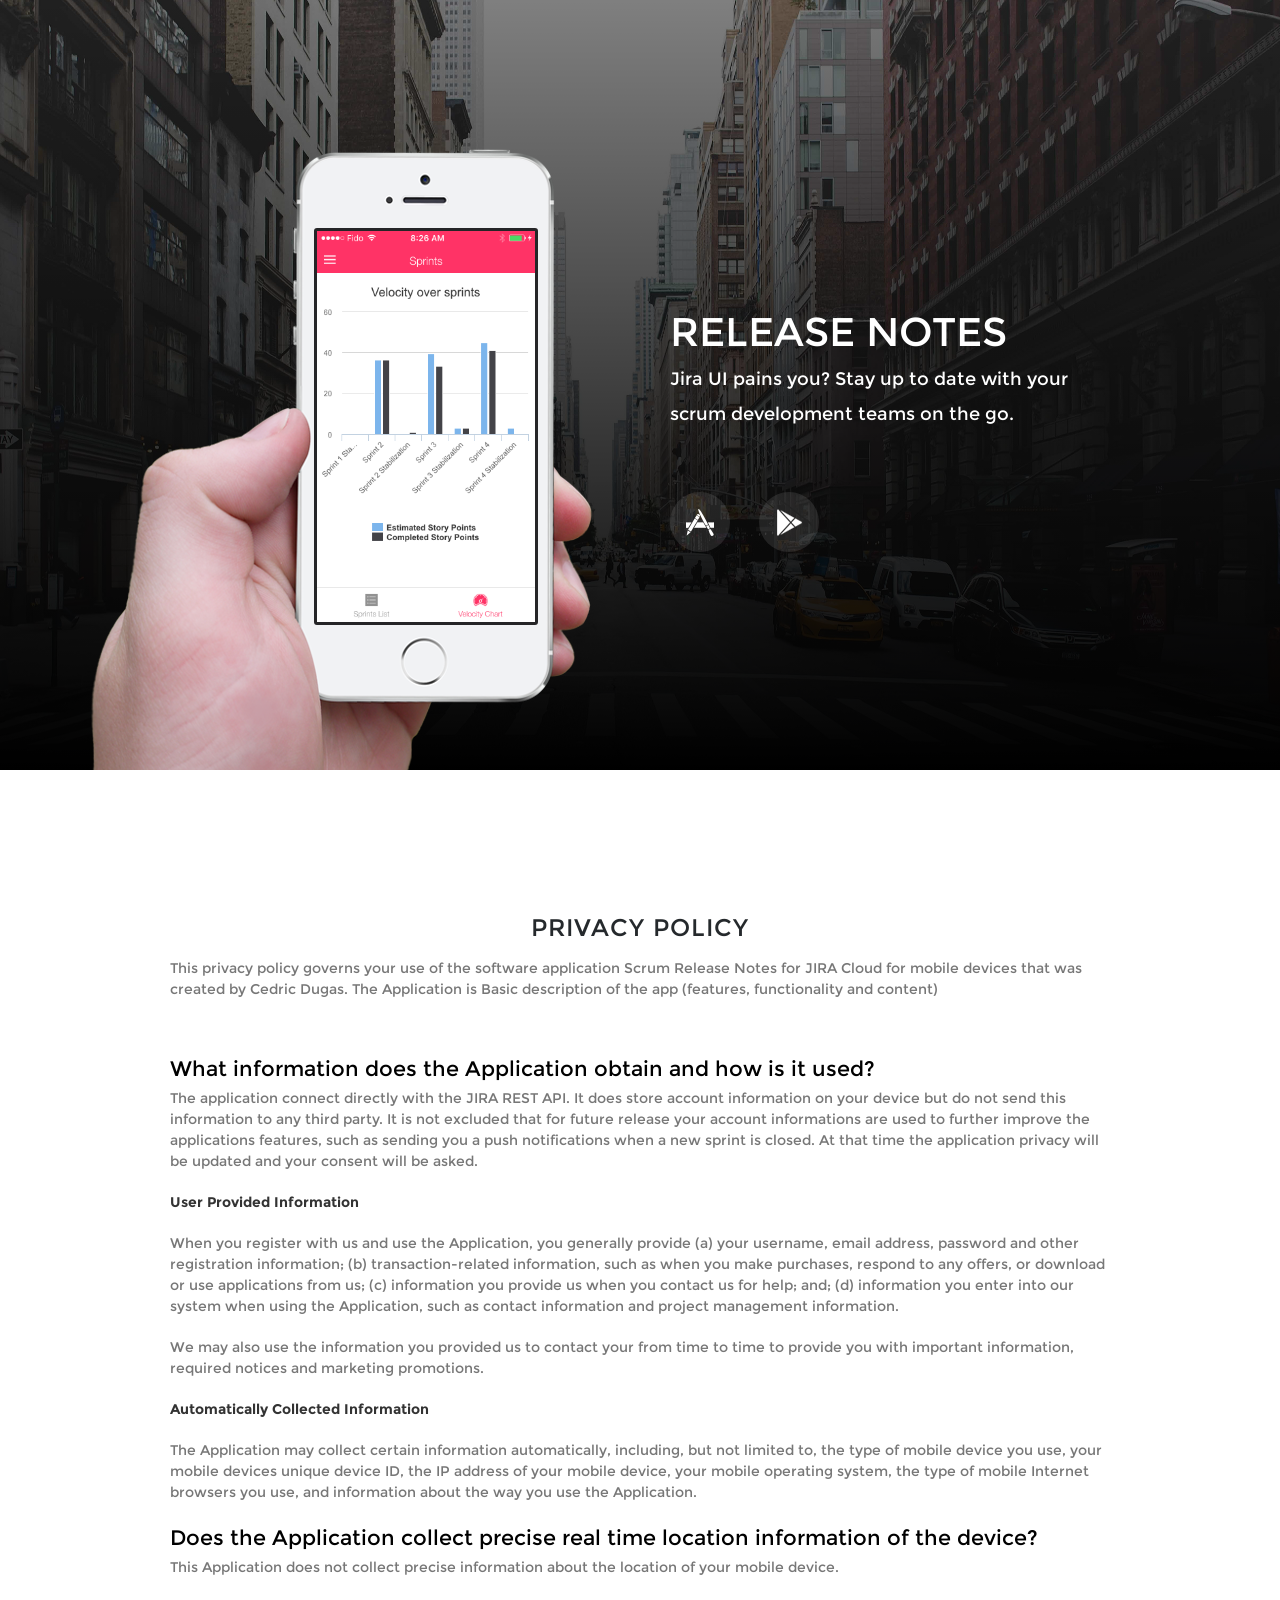
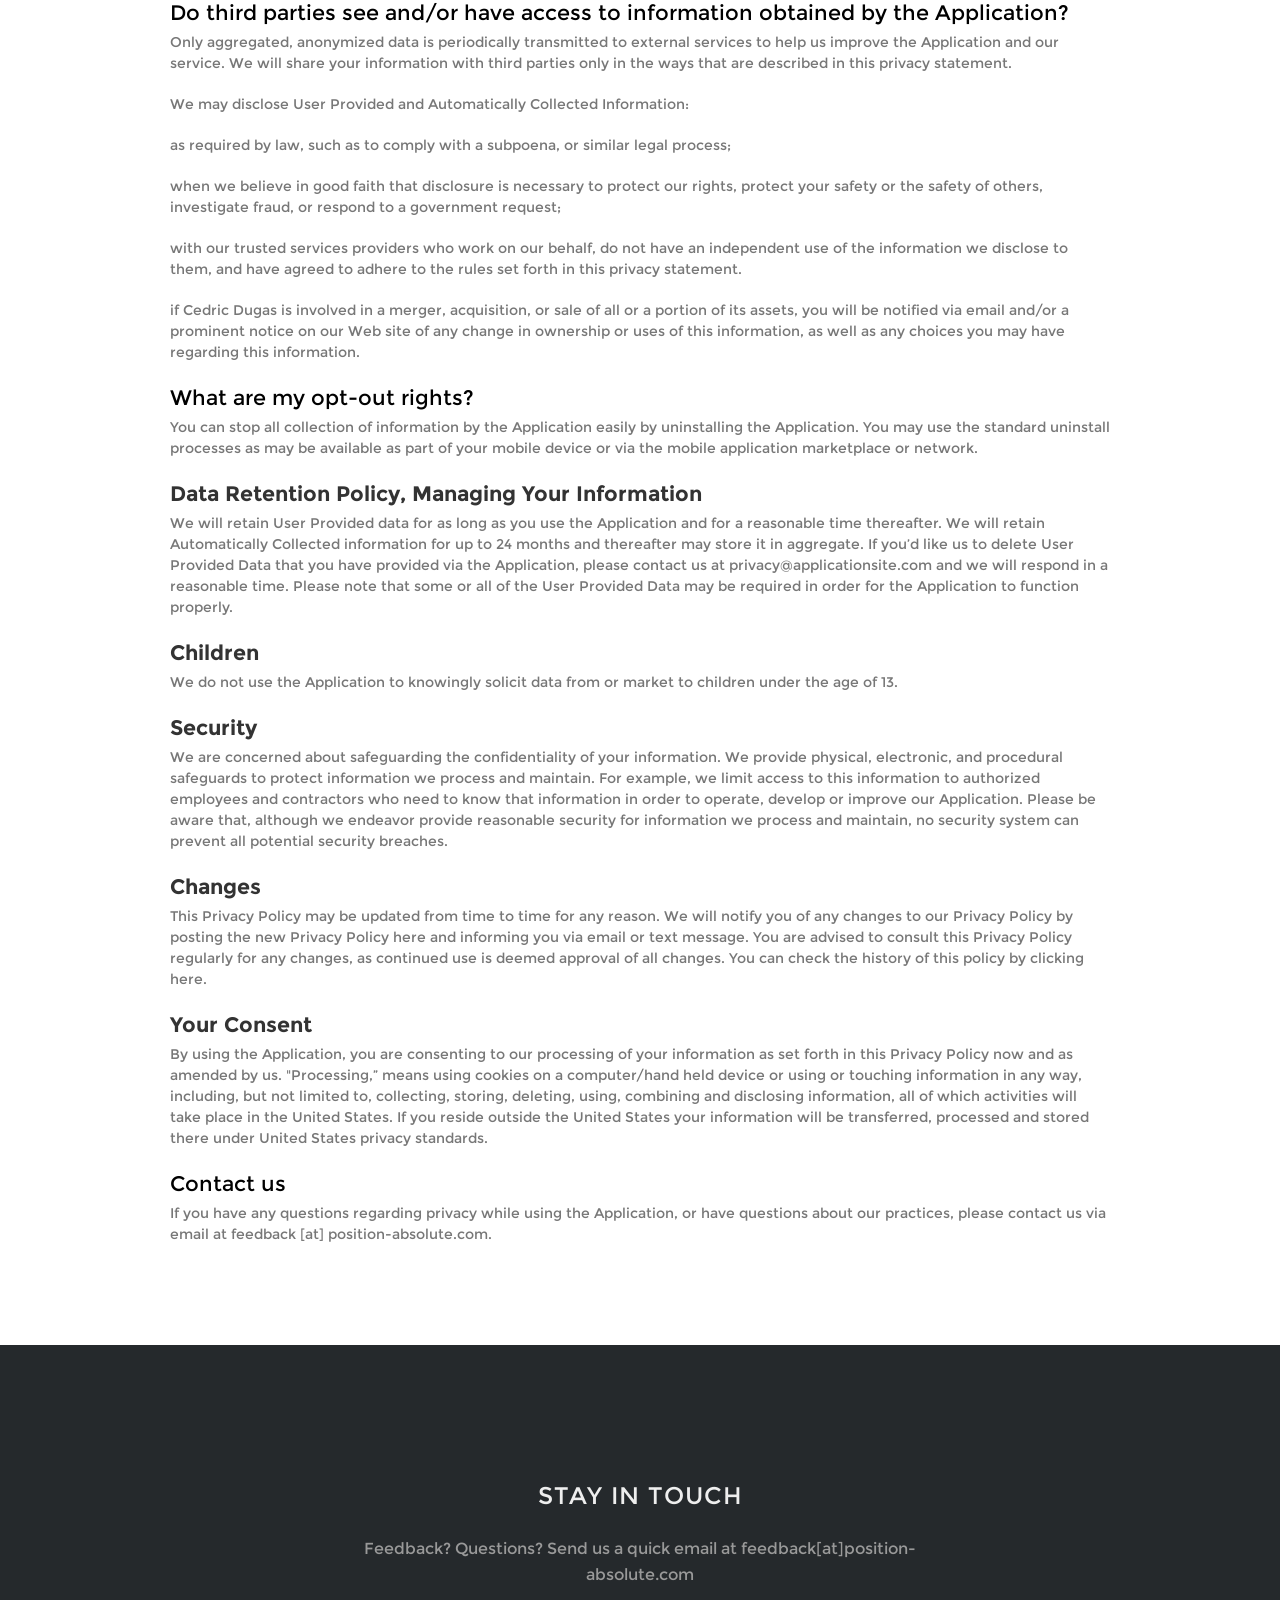
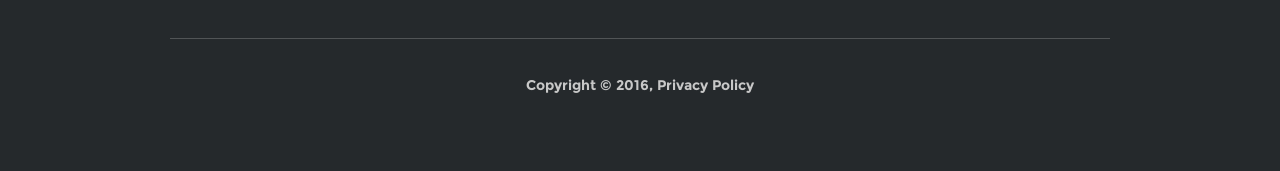
<file: privacy.html>
<!DOCTYPE html>
<!--[if lt IE 7 ]><html class="ie ie6" lang="en"> <![endif]-->
<!--[if IE 7 ]><html class="ie ie7" lang="en"> <![endif]-->
<!--[if IE 8 ]><html class="ie ie8" lang="en"> <![endif]-->
<!--[if (gte IE 9)|!(IE)]><!--><html lang="en"> <!--<![endif]-->
<head>
	<!-- Basic
  ================================================== -->
	<meta charset="utf-8">
	<title>Scrum Release Notes for Atlassian Jira Cloud</title>
	<meta name="description" content="Scrum Release Notes for Atlassian Jira Cloud">
	<meta name="keywords" content="jira, atlassian, release notes, scrum, agile">
	<meta name="author" content="Cedric Dugas">

	<!-- Mobile Specific Metas
  ================================================== -->
	<meta name="viewport" content="width=device-width, initial-scale=1, maximum-scale=1">

	<!-- CSS
  ================================================== -->
	<link rel="stylesheet" href="./css/base.css">
	<link rel="stylesheet" href="./css/skeleton.css">
	<link rel="stylesheet" href="./css/flexslider.css">
	<link rel="stylesheet" href="./css/magnific-popup.css">
	<link rel="stylesheet" href="./css/rome.css">
	<link rel="stylesheet" href="./css/layout.css">
	<link rel="stylesheet" href="./css/devices.css">
	<link rel="stylesheet" href="./css/animate.css">

	<!-- Fonts
  ================================================== -->
	<link href='./fonts/Montserrat/Montserrat.css' rel='stylesheet' type='text/css'>

	<!--[if lt IE 9]>
		<script src="http://html5shim.googlecode.com/svn/trunk/html5.js"></script>
	<![endif]-->

	<!-- Favicons
	================================================== -->
	<link rel="shortcut icon" href="./img/favicons/favicon.ico">
	<link rel="apple-touch-icon" href="./img/favicons/apple-touch-icon.png">
	<link rel="apple-touch-icon" sizes="72x72" href="./img/favicons/apple-touch-icon-72x72.png">
	<link rel="apple-touch-icon" sizes="114x114" href="./img/favicons/apple-touch-icon-114x114.png">

</head>
<body>

	<!-- wrapper -->
	<div class="wrapper">
		<!-- header -->


		<!-- section -->
		<section class="home fullscreen" id="home">

			<div class="background fullscreen">

				<div class="overlay">

					<!-- container -->
					<div class="container clearfix fullscreen">

						<div class="phone eight columns">

							<div class="preview">
								<img src="./img/1.png" alt="">
							</div>

						</div>

						<div class="info eight columns">
							
							<div class="logo">Release Notes</div>

							<div class="welcome">Jira UI pains you? Stay up to date with your scrum development teams on the go.</div>

							<div class="download">

								<ul class="cross">
									<li class="ios" data-title="iPhone" data-url="http://itunes.apple.com/us/genre/ios/id36?mt=8"></li>
									<li class="android" data-title="Android" data-url="http://play.google.com/store"></li>
								</ul>

							</div>

						</div>

					</div>
					<!-- container -->

					<div class="more"></div>
				
				</div>

			</div>

		</section>
		<!-- section -->


		<!-- section -->
		<section class="about" id="about">

			<div class="story offset">

				<!-- container -->
				<div class="container clearfix">

					<div class="sixteen columns">

						<div class="title">Privacy Policy</div>

					<div class="privacy">
						


<p></p> 
<p>This privacy policy governs your use of the software application Scrum Release Notes for JIRA Cloud for mobile devices that was created by&nbsp;Cedric Dugas.&nbsp;The Application is&nbsp;Basic description of the app (features, functionality and content)&nbsp;</p> 
<h4>&nbsp;</h4> 
<h4>What information does the Application obtain and how is it used?</h4> 

<p>The application connect directly with the JIRA REST API. It does store account information on your device but do not send this information to any third party. It is not excluded  that for future release your account informations are used to further improve the applications features, such as sending you a push notifications when a new sprint is closed. At that time the application privacy will be updated and your consent will be asked.</p> 

<p><strong>User Provided Information</strong>&nbsp;</p> 
<p>When you register with us and use the Application, you generally provide&nbsp;(a) your username, email address, password and other registration information; (b) transaction-related information, such as when you make purchases, respond to any offers, or download or use applications from us; (c) information you provide us when you contact us for help; and; (d) information you enter into our system when using the Application, such as contact information and project management information.</p> 
<p></p> 
<p>We may also use the information you provided us to contact your from time to time to provide you with important information, required notices and marketing promotions.</p> 
<p><strong>Automatically Collected Information</strong>&nbsp;</p> 
<p>The Application may collect certain information automatically, including, but not limited to, the type of mobile device you use, your mobile devices unique device ID, the IP address of your mobile device, your mobile operating system, the type of mobile Internet browsers you use, and information about the way you use the Application.&nbsp;</p> 
<h4>Does the Application collect precise real time location information of the device?</h4> 
<p>This Application does not collect precise information about the location of your mobile device.&nbsp;</p> 
<h4>Do third parties see and/or have access to information obtained by the Application?</h4> 
<p>Only aggregated, anonymized data is periodically transmitted to external services to help us improve the Application and our service.&nbsp;We will share your information with third parties only in the ways that are described in this privacy statement.</p> 
<p>We may disclose User Provided and Automatically Collected Information:</p> 
<ul> 
 <li><p>as required by law, such as to comply with a subpoena, or similar legal process;</p> </li> 
 <li><p>when we believe in good faith that disclosure is necessary to protect our rights, protect your safety or the safety of others, investigate fraud, or respond to a&nbsp;government request;</p> </li> 
 <li><p>with our trusted services providers who work on our behalf, do not have an&nbsp;independent use of the information we disclose to them, and have agreed to adhere&nbsp;to the rules set forth in this privacy statement.</p> </li> 
 <li><p>if&nbsp;Cedric Dugas&nbsp;is involved in a merger, acquisition, or sale of all or a&nbsp;portion of its assets, you will be notified via email and/or a prominent notice on our Web site of any change in ownership or uses of this information, as well as any choices you may have regarding this information.</p> </li> 
</ul> 
<h4>What are my opt-out rights?</h4> 
<p>You can stop all collection of information by the Application easily by uninstalling the Application. You may use the standard uninstall processes as may be available as part of your mobile device or via the mobile application marketplace or network.</p> 

<h4><strong>Data Retention Policy, Managing Your Information</strong></h4> 
<p>We will retain User Provided data for as long as you use the Application and for a reasonable time thereafter. We will retain Automatically Collected information for up to 24 months&nbsp;and thereafter may store it in aggregate. If you’d like us to delete User Provided Data that you have provided via the Application, please contact us at&nbsp;privacy@applicationsite.com&nbsp;and we will respond in a reasonable time. Please note that some or all of the User Provided Data may be required in order for the Application to function properly.</p> 
<h4><strong>Children</strong></h4>  
<p>We do not use the Application to knowingly solicit data from or market to children under the age of 13.</p> 
<h4><strong>Security</strong></h4> 
<p>We are concerned about safeguarding the confidentiality of your information. We provide physical, electronic, and procedural safeguards to protect information we process and maintain. For example, we limit access to this information to authorized employees and contractors who need to know that information in order to operate, develop or improve our Application. Please be aware that, although we endeavor provide reasonable security for information we process and maintain, no security system can prevent all potential security breaches.</p> 
<h4><strong>Changes</strong></h4> 
<p>This Privacy Policy may be updated from time to time for any reason. We will notify you of any changes to our Privacy Policy by posting the new Privacy Policy&nbsp;here&nbsp;and&nbsp;informing you via email or text message. You are advised to consult this Privacy Policy regularly for any changes, as continued use is deemed approval of all changes. You can check the history of this policy by clicking here.</p> 
<h4><strong>Your Consent</strong></h4> 
<p>By using the Application, you are consenting to our processing of your information as set forth in this Privacy Policy now and as amended by us. &quot;Processing,” means using cookies on a computer/hand held device or using or touching information in any way, including, but not limited to, collecting, storing, deleting, using, combining and disclosing information, all of which activities will take place in the United States. If you reside outside the United States&nbsp;your information will be transferred, processed and stored there under United States&nbsp;privacy standards.&nbsp;</p> 
<h4>Contact us</h4> 
<p>If you have any questions regarding privacy while using the Application, or have questions about our practices, please contact us via email at&nbsp;feedback [at] position-absolute.com.</p>
					</div>


					</div>

				</div>
				<!-- container -->

			</div>
		</section>
		<!-- section -->




		<!-- section -->
		<section class="subscribe" id="subscribe">

			<div class="offset">

				<!-- container -->
				<div class="container">

					<div class="sixteen columns">
						<div class="title">Stay in touch</div>
						<div class="subtitle">Feedback? Questions? Send us a quick email at feedback[at]position-absolute.com</div>
					</div>

				</div> 
				<!-- container -->

				<!-- container -->
				<div class="container">

					<div class="devider sixteen columns"></div>

				</div> 
				<!-- container -->


			</div>

		</section>
		<!-- section -->


		<!-- footer -->
		<footer>

			<div class="offset">

				<!-- container -->
				<div class="container">

					<div class="sixteen columns">
						<div class="copyright">Copyright © 2016, <a>Privacy Policy</a></div>
					</div>
					
				</div> 
				<!-- container -->

			</div>

		</footer>
		<!-- footer -->

	</div>
	<!-- wrapper -->


	<div class="loader"></div>

	<!-- javascript -->
	<script src="./js/jquery-1.11.0.min.js" type="text/javascript"></script>
	<script src="./js/jquery-ui-1.10.4.min.js" type="text/javascript"></script>
	<script src="./js/jquery.flexslider-min.js" type="text/javascript"></script>
	<script src="./js/magnific-popup.0.9.9.js" type="text/javascript"></script>
	<script src="./js/modernizr.js"></script>
	<script src="./js/waypoints.js" type="text/javascript"></script>
	<script src="./js/rome.js" type="text/javascript"></script>
	<!-- javascript -->

</body>
</html>
</file>
<file: css/base.css>
/*
* Rome V1.0
* Copyright 2014, Limitless LLC
* www.limitless.ma
*/



/* Table of Content
==================================================
	#Reset & Basics
	#Basic Styles
	#Site Styles
	#Typography
	#Links
	#Lists
	#Images
	#Buttons
	#Forms
	#Misc */


/* #Reset & Basics
================================================== */
	html, body, div, span, applet, object, iframe, h1, h2, h3, h4, h5, h6, p, blockquote, pre, a, abbr, acronym, address, big, cite, code, del, dfn, em, img, ins, kbd, q, s, samp, small, strike, strong, sub, sup, tt, var, b, u, i, center, dl, dt, dd, ol, ul, li, fieldset, form, label, legend, table, caption, tbody, tfoot, thead, tr, th, td, article, aside, canvas, details, embed, figure, figcaption, footer, header, hgroup, menu, nav, output, ruby, section, summary, time, mark, audio, video {
		margin: 0;
		padding: 0;
		border: 0;
		font-size: 100%;
		font: inherit;
		vertical-align: baseline; }
	article, aside, details, figcaption, figure, footer, header, hgroup, menu, nav, section {
		display: block; }
	body {
		line-height: 1; }
	ol, ul {
		list-style: none; }
	blockquote, q {
		quotes: none; }
	blockquote:before, blockquote:after,
	q:before, q:after {
		content: '';
		content: none; }
	table {
		border-collapse: collapse;
		border-spacing: 0; }


/* #Basic Styles
================================================== */
	body {
		background: #ffffff;
		color: #777777;
		font: 14px/21px "Montserrat", sans-serif;
		font-weight: 400;
		-webkit-font-smoothing: antialiased;
		-webkit-text-size-adjust: 100%;
 }


/* #Typography
================================================== */
	h1, h2, h3, h4, h5, h6 {
		color: #000000;
	}

	h1 a, h2 a, h3 a, h4 a, h5 a, h6 a { font-weight: inherit; }
	h1 { font-size: 46px; line-height: 50px; margin-bottom: 14px;}
	h2 { font-size: 35px; line-height: 40px; margin-bottom: 10px; }
	h3 { font-size: 30px; line-height: 34px; margin-bottom: 8px; }
	h4 { font-size: 21px; line-height: 30px; margin-bottom: 4px; }
	h5 { font-size: 17px; line-height: 24px; }
	h6 { font-size: 14px; line-height: 21px; }
	.subheader { color: #777; }

	p { margin: 0 0 20px 0; }
	p img { margin: 0; }
	p.lead { font-size: 21px; line-height: 27px; color: #777;  }

	em { font-style: italic; }
	strong { font-weight: bold; color: #333; }
	small { font-size: 80%; }

/*	Blockquotes  */
	blockquote, blockquote p { font-size: 17px; line-height: 24px; color: #777; font-style: italic; }
	blockquote { margin: 0 0 20px; padding: 9px 20px 0 19px; border-left: 1px solid #ddd; }
	blockquote cite { display: block; font-size: 12px; color: #555; }
	blockquote cite:before { content: "\2014 \0020"; }
	blockquote cite a, blockquote cite a:visited, blockquote cite a:visited { color: #555; }

	hr { border: solid #ddd; border-width: 1px 0 0; clear: both; margin: 10px 0 30px; height: 0; }


/* #Links
================================================== */
	a, a:visited { color: #333; text-decoration: underline; outline: 0; }
	a:hover, a:focus { color: #000; }
	p a, p a:visited { line-height: inherit; }


/* #Lists
================================================== */
	ul, ol { margin-bottom: 20px; }
	ul { list-style: none outside; }
	ol { list-style: decimal; }
	ol, ul.square, ul.circle, ul.disc { margin-left: 30px; }
	ul.square { list-style: square outside; }
	ul.circle { list-style: circle outside; }
	ul.disc { list-style: disc outside; }
	ul ul, ul ol,
	ol ol, ol ul { margin: 4px 0 5px 30px; font-size: 90%;  }
	ul ul li, ul ol li,
	ol ol li, ol ul li { margin-bottom: 6px; }
	li { line-height: 18px; margin-bottom: 12px; }
	ul.large li { line-height: 21px; }
	li p { line-height: 21px; }

/* #Images
================================================== */

	img.scale-with-grid {
		max-width: 100%;
		height: auto; }


/* #Buttons
================================================== */

	.button,
	button,
	input[type="submit"],
	input[type="reset"],
	input[type="button"] {
		background-color: #45a593;
		border: none;
		border-radius: 3px;
		color: #ffffff;
		cursor: pointer;
		display: inline-block;
		font-family: "Montserrat";
		font-size: 14px;
		font-weight: 700; 
		height: 50px;
		outline:none;
		padding: 0px 35px;
		text-transform: uppercase;
		-webkit-transition: all .5s ease 0;
		-moz-transition: all .5s ease 0;
		-ms-transition: all .5s ease 0;
		-o-transition: all .5s ease 0;
		transition: all .5s ease 0;
	}

	.button:hover,
	button:hover,
	input[type="submit"]:hover,
	input[type="reset"]:hover,
	input[type="button"]:hover {
		background-color: #313338;
		color: #ffffff;
	}

	.button:active,
	button:active,
	input[type="submit"]:active,
	input[type="reset"]:active,
	input[type="button"]:active {
		background-color: #313338;
		color: #eeeeee;
	}

	.button.full-width,
	button.full-width,
	input[type="submit"].full-width,
	input[type="reset"].full-width,
	input[type="button"].full-width {
		width: 100%;
		padding-left: 0 !important;
		padding-right: 0 !important;
		text-align: center; }

	/* Fix for odd Mozilla border & padding issues */
	button::-moz-focus-inner,
	input::-moz-focus-inner {
    border: 0;
    padding: 0;
	}


/* #Forms
================================================== */

	form {
		margin-bottom: 20px; 
	}

	fieldset {
		margin-bottom: 20px; 
	}

	input[type="text"],
	input[type="password"],
	input[type="email"],
	textarea,
	select {
		background-color: transparent;
		border: 1px solid #cccccc;
		border-radius: 3px;
		color: #cccccc;
		font-family: "Montserrat";
		font-size: 15px;
		font-weight: 400;
		margin-bottom: 20px;
		outline: none;
		padding: 20px;
		width: 100%;
		-webkit-transition: all .5s ease 0;
		-moz-transition: all .5s ease 0;
		-ms-transition: all .5s ease 0;
		-o-transition: all .5s ease 0;
		transition: all .5s ease 0;
	}

	input[type="text"],
	input[type="password"],
	input[type="email"] {
		height: 50px;
	}

	input[type="text"]::-webkit-input-placeholder { color: #cccccc; }
	input[type="text"]::-moz-placeholder { color: #cccccc; }
	input[type="text"]:-ms-input-placeholder { color: #cccccc; }
	input[type="text"]:-moz-placeholder { color: #cccccc; }

	input[type="text"]:focus,
	input[type="password"]:focus,
	input[type="email"]:focus,
	textarea:focus {
		border: 1px solid #666666;
		color: #666666;
	}

	textarea {
		height: 170px;
		padding-top: 10px;
		resize: none;
	}

	textarea::-webkit-input-placeholder { color: #cccccc; }
	textarea::-moz-placeholder { color: #cccccc; }
	textarea:-ms-input-placeholder { color: #cccccc; }
	textarea:-moz-placeholder { color: #cccccc; }

	select {
		padding: 0; 
	}

	label, legend {
		display: block;
		font-weight: bold;
		font-size: 13px;  
	}

	select {
		width: 220px; 
	}

	input[type="checkbox"] {
		display: inline; 
	}

	label span, legend span {
		font-weight: normal;
		font-size: 13px;
		color: #444; 
	}

/* #Misc
================================================== */

	section {
		background-color: #ffffff;
		text-align: center;
		z-index: 1 !important;
	}

	.overlay {
		bottom: 0px;
		left: 0px;
	    position: absolute;
	    right: 0px;
	    top: 0px;
	}

	.offset {
		padding: 100px 0px;
	}

	.wrapper {	
		position: relative;
		width: 100%;
		overflow: hidden !important;

	}

	.center {
		position: relative;
		margin-left: auto;
		margin-right: auto;
	}

	.devider {
		background-color: #25292c;
		height: 1px;
		margin-bottom: 75px;
		margin-left: auto;
		margin-right: auto;
		margin-top: 20px;
		width: 100px;
	}

	.title {
		color: #25292c;
		font-size: 20px;
		letter-spacing: 1px;
		text-transform: uppercase;
	}

	.subtitle {
		color: #a5a6a6;
		font-size: 16px;
		margin-top: 12px;
	}

	a.more {
		background-image: url(../img/misc/more.png);
		background-position: right center;
		background-repeat: no-repeat;
		background-size: 6px 9px;
		color: #000000;
		font-size: 13px;
		font-weight: bold;
		padding-right: 10px;
		text-decoration: none;
		text-transform: uppercase;
		-webkit-transition: all .3s ease 0;
		-moz-transition: all .3s ease 0;
		-ms-transition: all .3s ease 0;
		-o-transition: all .3s ease 0;
		transition: all .3s ease 0;
	}

	a.more:hover {
		opacity: 0.8;
		text-decoration: underline;
	}

	.alignleft { text-align: left; }

	.alignright { text-align: right; }

	.floatleft { float: left; }

	.floatright { float: right; }
</file>
<file: css/skeleton.css>
/*
* Skeleton V1.2
* Copyright 2011, Dave Gamache
* www.getskeleton.com
* Free to use under the MIT license.
* http://www.opensource.org/licenses/mit-license.php
* 6/20/2012
*/


/* Table of Contents
==================================================
    #Base 960 Grid
    #Tablet (Portrait)
    #Mobile (Portrait)
    #Mobile (Landscape)
    #Clearing */



/* #Base 960 Grid
================================================== */

    .container                                  { position: relative; width: 960px; margin: 0 auto; padding: 0; }
    .container .column,
    .container .columns                         { float: left; display: inline; margin-left: 10px; margin-right: 10px; }
    .row                                        { margin-bottom: 20px; }

    /* Nested Column Classes */
    .column.alpha, .columns.alpha               { margin-left: 0; }
    .column.omega, .columns.omega               { margin-right: 0; }

    /* Base Grid */
    .container .one.column,
    .container .one.columns                     { width: 40px;  }
    .container .two.columns                     { width: 100px; }
    .container .three.columns                   { width: 160px; }
    .container .four.columns                    { width: 220px; }
    .container .five.columns                    { width: 280px; }
    .container .six.columns                     { width: 340px; }
    .container .seven.columns                   { width: 400px; }
    .container .eight.columns                   { width: 460px; }
    .container .nine.columns                    { width: 520px; }
    .container .ten.columns                     { width: 580px; }
    .container .eleven.columns                  { width: 640px; }
    .container .twelve.columns                  { width: 700px; }
    .container .thirteen.columns                { width: 760px; }
    .container .fourteen.columns                { width: 820px; }
    .container .fifteen.columns                 { width: 880px; }
    .container .sixteen.columns                 { width: 940px; }

    .container .one-third.column                { width: 300px; }
    .container .two-thirds.column               { width: 620px; }

    /* Offsets */
    .container .offset-by-one                   { padding-left: 60px;  }
    .container .offset-by-two                   { padding-left: 120px; }
    .container .offset-by-three                 { padding-left: 180px; }
    .container .offset-by-four                  { padding-left: 240px; }
    .container .offset-by-five                  { padding-left: 300px; }
    .container .offset-by-six                   { padding-left: 360px; }
    .container .offset-by-seven                 { padding-left: 420px; }
    .container .offset-by-eight                 { padding-left: 480px; }
    .container .offset-by-nine                  { padding-left: 540px; }
    .container .offset-by-ten                   { padding-left: 600px; }
    .container .offset-by-eleven                { padding-left: 660px; }
    .container .offset-by-twelve                { padding-left: 720px; }
    .container .offset-by-thirteen              { padding-left: 780px; }
    .container .offset-by-fourteen              { padding-left: 840px; }
    .container .offset-by-fifteen               { padding-left: 900px; }



/* #Tablet (Portrait)
================================================== */

    /* Note: Design for a width of 768px */

    @media only screen and (min-width: 768px) and (max-width: 959px) {
        .container                                  { width: 768px; }
        .container .column,
        .container .columns                         { margin-left: 10px; margin-right: 10px;  }
        .column.alpha, .columns.alpha               { margin-left: 0; margin-right: 10px; }
        .column.omega, .columns.omega               { margin-right: 0; margin-left: 10px; }
        .alpha.omega                                { margin-left: 0; margin-right: 0; }

        .container .one.column,
        .container .one.columns                     { width: 28px; }
        .container .two.columns                     { width: 76px; }
        .container .three.columns                   { width: 124px; }
        .container .four.columns                    { width: 172px; }
        .container .five.columns                    { width: 220px; }
        .container .six.columns                     { width: 268px; }
        .container .seven.columns                   { width: 316px; }
        .container .eight.columns                   { width: 364px; }
        .container .nine.columns                    { width: 412px; }
        .container .ten.columns                     { width: 460px; }
        .container .eleven.columns                  { width: 508px; }
        .container .twelve.columns                  { width: 556px; }
        .container .thirteen.columns                { width: 604px; }
        .container .fourteen.columns                { width: 652px; }
        .container .fifteen.columns                 { width: 700px; }
        .container .sixteen.columns                 { width: 748px; }

        .container .one-third.column                { width: 236px; }
        .container .two-thirds.column               { width: 492px; }

        /* Offsets */
        .container .offset-by-one                   { padding-left: 48px; }
        .container .offset-by-two                   { padding-left: 96px; }
        .container .offset-by-three                 { padding-left: 144px; }
        .container .offset-by-four                  { padding-left: 192px; }
        .container .offset-by-five                  { padding-left: 240px; }
        .container .offset-by-six                   { padding-left: 288px; }
        .container .offset-by-seven                 { padding-left: 336px; }
        .container .offset-by-eight                 { padding-left: 384px; }
        .container .offset-by-nine                  { padding-left: 432px; }
        .container .offset-by-ten                   { padding-left: 480px; }
        .container .offset-by-eleven                { padding-left: 528px; }
        .container .offset-by-twelve                { padding-left: 576px; }
        .container .offset-by-thirteen              { padding-left: 624px; }
        .container .offset-by-fourteen              { padding-left: 672px; }
        .container .offset-by-fifteen               { padding-left: 720px; }
    }


/*  #Mobile (Portrait)
================================================== */

    /* Note: Design for a width of 320px */

    @media only screen and (max-width: 767px) {
        .container { width: 300px; }
        .container .columns,
        .container .column { margin: 0; }

        .container .one.column,
        .container .one.columns,
        .container .two.columns,
        .container .three.columns,
        .container .four.columns,
        .container .five.columns,
        .container .six.columns,
        .container .seven.columns,
        .container .eight.columns,
        .container .nine.columns,
        .container .ten.columns,
        .container .eleven.columns,
        .container .twelve.columns,
        .container .thirteen.columns,
        .container .fourteen.columns,
        .container .fifteen.columns,
        .container .sixteen.columns,
        .container .one-third.column,
        .container .two-thirds.column  { width: 300px; }

        /* Offsets */
        .container .offset-by-one,
        .container .offset-by-two,
        .container .offset-by-three,
        .container .offset-by-four,
        .container .offset-by-five,
        .container .offset-by-six,
        .container .offset-by-seven,
        .container .offset-by-eight,
        .container .offset-by-nine,
        .container .offset-by-ten,
        .container .offset-by-eleven,
        .container .offset-by-twelve,
        .container .offset-by-thirteen,
        .container .offset-by-fourteen,
        .container .offset-by-fifteen { padding-left: 0; }

    }


/* #Mobile (Landscape)
================================================== */

    /* Note: Design for a width of 480px */

    @media only screen and (min-width: 480px) and (max-width: 767px) {
        .container { width: 420px; }
        .container .columns,
        .container .column { margin: 0; }

        .container .one.column,
        .container .one.columns,
        .container .two.columns,
        .container .three.columns,
        .container .four.columns,
        .container .five.columns,
        .container .six.columns,
        .container .seven.columns,
        .container .eight.columns,
        .container .nine.columns,
        .container .ten.columns,
        .container .eleven.columns,
        .container .twelve.columns,
        .container .thirteen.columns,
        .container .fourteen.columns,
        .container .fifteen.columns,
        .container .sixteen.columns,
        .container .one-third.column,
        .container .two-thirds.column { width: 420px; }
    }


/* #Clearing
================================================== */

    /* Self Clearing Goodness */
    .container:after { content: "\0020"; display: block; height: 0; clear: both; visibility: hidden; }

    /* Use clearfix class on parent to clear nested columns,
    or wrap each row of columns in a <div class="row"> */
    .clearfix:before,
    .clearfix:after,
    .row:before,
    .row:after {
      content: '\0020';
      display: block;
      overflow: hidden;
      visibility: hidden;
      width: 0;
      height: 0; }
    .row:after,
    .clearfix:after {
      clear: both; }
    .row,
    .clearfix {
      zoom: 1; }

    /* You can also use a <br class="clear" /> to clear columns */
    .clear {
      clear: both;
      display: block;
      overflow: hidden;
      visibility: hidden;
      width: 0;
      height: 0;
    }
</file>
<file: css/rome.css>
/*
* Rome V1.0
* Copyright 2014, Limitless LLC
* www.limitless.ma
*/

*, *:before, *:after {
  -moz-box-sizing: border-box;
  -webkit-box-sizing: border-box;
  box-sizing: border-box;
}


/* Table of Content
==================================================
	#Basics
	#Home
	#About
	#Features
	#Gallery
	#Featured
	#Reviews
	#Contact
	#Subscribe
	#Footer
	*/


	header, .home .phone, .home .info, .about .story .sixteen, .about .media, .about .info, .features .feature, .gallery .screenshots, .reviews .quotes, .featured .item, .contact .form, .contact .phone {
		opacity: 0;
	}

	.privacy{
		text-align: left;
	}
	.privacy p{
		text-align: left;
	}


/* #navigation
================================================== */
	
	header {
		background-color: rgba(0, 0, 0, 1);
		height: 80px;
		position: fixed;
		text-align: center;
		top: 0px;
		width: 100%;
		z-index: 1000;
	}

	header .logo {
		background-color: transparent;
		background-image: url(../img/misc/header-logo.png);
		background-position: left center;
		background-repeat: no-repeat;
		background-size: auto;
		cursor: pointer;
		height: 80px;
		opacity: 0.5;
		-webkit-transition: all .3s ease 0;
		-moz-transition: all .3s ease 0;
		-ms-transition: all .3s ease 0;
		-o-transition: all .3s ease 0;
		transition: all .3s ease 0;
	}

	header .logo:hover {
		opacity: 1;
	}

	header .menu {
		background-color: transparent;
		background-image: url(../img/misc/mobile-navigation.png);
		background-position: right center;
		background-repeat: no-repeat;
		background-size: 18px 12px;
		border: none;
		color: #ffffff;
		cursor: pointer;
		display: none;
		font-family: "Montserrat";
		font-size: 18px;
		height: 20px;
		opacity: 0.5;
		padding-right: 40px;
		text-align: left;
		text-transform: uppercase;
		width: 90px;
		-webkit-transition: all .3s ease 0;
		-moz-transition: all .3s ease 0;
		-ms-transition: all .3s ease 0;
		-o-transition: all .3s ease 0;
		transition: all .3s ease 0;
	}

	header .navigation {
		display: block;
		margin-top: 29px;
		text-align: right;
	}

	header .navigation li {
		color: #ffffff;
		cursor: pointer;
		display: inline-block;
		font-family: "Montserrat";
		font-size: 13px;
		font-weight: bold;
		margin-bottom: 0px;
		margin-right: 35px;
		opacity: 0.4;
		text-transform: uppercase;
		-webkit-transition: all .3s ease 0;
		-moz-transition: all .3s ease 0;
		-ms-transition: all .3s ease 0;
		-o-transition: all .3s ease 0;
		transition: all .3s ease 0;
	}

	header .navigation li:last-child {
		margin-left: 0px;
		margin-right: 0px;
	}

	header .navigation li:hover, header .navigation li.active {
		opacity: 1;
	}


	.notfound {
		background-color: #222222;		
		background-image: url(../img/backgrounds/notfound.jpg);
		background-position: bottom;
		background-repeat: repeat-y;
		background-size: cover;
		position: relative;
		text-align: center;
	}

	.notfound .overlay {
		background: -moz-linear-gradient(top,  rgba(29,31,34,1) 0%, rgba(29,31,34,1) 15%, rgba(29,31,34,0.8) 100%); /* FF3.6+ */
		background: -webkit-gradient(linear, left top, left bottom, color-stop(0%,rgba(29,31,34,1)), color-stop(15%,rgba(29,31,34,1)), color-stop(100%,rgba(29,31,34,0.8))); /* Chrome,Safari4+ */
		background: -webkit-linear-gradient(top,  rgba(29,31,34,1) 0%,rgba(29,31,34,1) 15%,rgba(29,31,34,0.8) 100%); /* Chrome10+,Safari5.1+ */
		background: -o-linear-gradient(top,  rgba(29,31,34,1) 0%,rgba(29,31,34,1) 15%,rgba(29,31,34,0.8) 100%); /* Opera 11.10+ */
		background: -ms-linear-gradient(top,  rgba(29,31,34,1) 0%,rgba(29,31,34,1) 15%,rgba(29,31,34,0.8) 100%); /* IE10+ */
		background: linear-gradient(to bottom,  rgba(29,31,34,1) 0%,rgba(29,31,34,1) 15%,rgba(29,31,34,0.8) 100%); /* W3C */
		filter: progid:DXImageTransform.Microsoft.gradient( startColorstr='#1d1f22', endColorstr='#cc1d1f22',GradientType=0 ); /* IE6-9 */
	}

	.notfound .offset {		
		position: relative;
	}

	.notfound .line1 {
		color: #ffffff;
	}

	.notfound .line2 {
		color: #787a7c;
		margin-bottom: 0px;
	}

	.notfound button { 
		border: 2px solid #eeeeee;
		bottom: 50px;
		color: #eeeeee;
		cursor: pointer;
		height: 50px;
		margin-top: 70px;
		opacity: 0.75;
		width: 200px;
		-webkit-transition: all .5s ease 0;
		-moz-transition: all .5s ease 0;
		-ms-transition: all .5s ease 0;
		-o-transition: all .5s ease 0;
		transition: all .5s ease 0;
	}
	

/* #Home
================================================== */
	
	.home {
		background-color: #111111;
		position: relative;
		text-align: center;
		width: 100%;
		z-index: 0 !important;
	}

	.home .background {
		background-color: #222222;		
		background-image: url(../img/bg.jpg);
		background-position: bottom;
		background-repeat: repeat-y;
		background-size: cover;
	}

	.home .overlay {		
		background: -moz-linear-gradient(top,  rgba(0,0,0,0.5) 0%, rgba(0,0,0,1) 100%);
		background: -webkit-gradient(linear, left top, left bottom, color-stop(0%,rgba(0,0,0,0.5)), color-stop(100%,rgba(0,0,0,1)));
		background: -webkit-linear-gradient(top,  rgba(0,0,0,0.5) 0%,rgba(0,0,0,1) 100%);
		background: -o-linear-gradient(top,  rgba(0,0,0,0.5) 0%,rgba(0,0,0,1) 100%);
		background: -ms-linear-gradient(top,  rgba(0,0,0,0.5) 0%,rgba(0,0,0,1) 100%);
		background: linear-gradient(to bottom,  rgba(0,0,0,0.5) 0%,rgba(0,0,0,1) 100%);
		filter: progid:DXImageTransform.Microsoft.gradient( startColorstr='#80000000', endColorstr='#000000',GradientType=0 );
		bottom: 0px;
		left: 0px;
		position: absolute;
		top: 0px;
		right: 0px;
	}

	.home .image .phone {
		text-align: left;
		width: 320px !important;
	}

	.home .image .text {
		margin-top: 120px;
		padding-left: 50px;
		text-align: left;
	}

	.home .video {
		text-align: center;
	}

	.home .phone {
		background-image: url(../img/misc/phone.png);
		background-repeat: no-repeat;
		background-position: center center;
		bottom: 0px;
		height: 621px;
		left: -80px;
		padding-left: 224px;
		padding-top: 79px;
		position: absolute;
		text-align: left;
		width: 803px !important;
	}

	.home .phone .preview img {
		border: 3px solid #252527;
		border-radius: 3px;
		box-sizing: content-box !important;
		height: 391px;
		width: 218px;
	}

	.home .info {
		padding-left: 20px;
		position: absolute;
		text-align: left;
	}

	.home .info .logo {
		color: #ffffff;
		font-family: 'Montserrat';
		font-size: 40px;
		line-height: 40px;
		text-transform: uppercase;
	}

	.home .info .welcome {
		color: #ffffff;
		font-size: 18px;
		font-weight: 400;
		line-height: 35px;
		margin: 10px auto 50px;
		width: 440px;
	}

	/*.home .info .more { 
		background-image: url(../img/misc/home-arrow-down.png);
		background-position: center bottom;
		background-repeat: no-repeat;
		background-size: 25px 14px;
		border: none;
		bottom: 40px;
		color: #ffffff;
		cursor: pointer;
		height: 50px;
		left: 0px;
		margin: 0px auto;
		opacity: 0.5;
		padding: 0px 0px 32px 0px;
		position: absolute;
		right: 0px;
		text-align: center;
		-webkit-transition: all .5s ease 0;
		-moz-transition: all .5s ease 0;
		-ms-transition: all .5s ease 0;
		-o-transition: all .5s ease 0;
		transition: all .5s ease 0;
	}

	.home .info .more:hover { 
		opacity: 0.85;
	}*/

	.home .info div.download {
		margin-top: 60px;
	}

	.home .info button {
		border-radius: 3px;
		font-size: 13px;
		font-weight: 700;
		height: 50px;
		text-align: center;
		text-transform: uppercase;
		padding: 10px 24px;
		-webkit-transition: all .5s ease 0;
		-moz-transition: all .5s ease 0;
		-ms-transition: all .5s ease 0;
		-o-transition: all .5s ease 0;
		transition: all .5s ease 0;
	}

	.home .info button:hover {
		opacity: 0.85;
	}

	.home .info button.download {
		background-color: #46a694;
		border: none;
		color: #ffffff;
		margin-right: 20px;
	}

	.home .info button.learn, .home button.watch {
		background-color: transparent;
		border: 1px solid #ffffff;
		color: #ffffff;
	}

	.home .info button.learn:hover {
		background-color: #ffffff;
		color: #111111;
		opacity: 1 !important;
	}

	.home .info button.watch {
		background-image: url(../img/misc/play.png);
		background-position: 20px 19px;
		background-repeat: no-repeat;
		background-size: 9px 11px;
		padding-left: 40px;
	}

	.home .info div.download li {
		background-color: rgba(255, 255, 255, 0.1);
		background-position: center center;
		background-repeat: no-repeat;
		background-size: 32px 32px;
		border-radius: 72px;
		cursor: pointer;
		display: inline-block;
		height: 60px;
		margin: 0px 25px 0px 0px;
		width: 60px;
		-webkit-transition: all .5s ease 0;
		-moz-transition: all .5s ease 0;
		-ms-transition: all .5s ease 0;
		-o-transition: all .5s ease 0;
		transition: all .5s ease 0;
	}

	.hom .info div.download li:last-child {
		margin: 0px 0px 0px 0px;
	}

	.home .info div.download li:active, .home div.download li:hover {
		background-color: rgba(75, 186, 166, 0.87);
	}

	.home .info div.download li.ios {
		background-image: url(../img/stores/ios.png);
	}

	.home .info div.download li.windowsphone {
		background-image: url(../img/stores/windowsphone.png);
	}

	.home .info div.download li.android {
		background-image: url(../img/stores/android.png);
	}

	.home .info div.download li.blackberry {
		background-image: url(../img/stores/blackberry.png);
	}


/* #About
================================================== */

	.about {

	}

	.about .story {
		padding: 147px 0px 80px;
	}

	.about .story .title {
		font-size: 24px;
	}

	.about .story .devider {
		margin-bottom: 45px;
	}

	.about .story .text {
		line-height: 26px;
		padding: 0px 100px;
	}

	.about .video {
		background-color: #f8f8f8;
		padding: 100px 0px 0px;
	}

	.about .video .media {

	}

	.about .video .player {
		margin-bottom: -10px;
	}

	.about .video iframe {
		border-radius: 3px;
		height: 292px;
		width: 520px;
	}

	.about .video .info {
		padding-left: 40px;
		text-align: left;
	}


	.about .video .title {
		font-size: 18px;
	}


	.about .video .text {
		color: #666666;
		margin-bottom: 30px;
		margin-top: 25px;
	}

	.about .video .more { 
		margin-left: 20px;
		opacity: 0.75;
	}

	.about .video .more:hover { 
		opacity: 1;
	}


/* #Features
================================================== */

	.features { 

	}

	.features .main {
		background-color: #ffffff;
		padding: 98px 0px 75px;
	}

	.features .main .title {
		font-size: 24px;
	}

	.features .main .devider {
		margin-bottom: 100px;
	}

	.features .main .feature {
		cursor: pointer;
	}

	.features .main .feature .icon {
		background-color: #f4f4f4;
		border: none;
		border-radius: 88px;
		height: 88px;
		margin: 0px auto 50px;
		padding: 28px 0px;
		width: 88px;
	}

	.features .main .feature .icon img {
		height: 32px;
		width: 32px;
	}

	.features .main .feature .title {
		font-size: 18px;
		margin-bottom: 20px;
	}

	.features .main .feature .text {
		color: #999999;
		font-size: 13px;
		line-height: 24px;
		padding: 0px 15px;
	}

	.features .more {
		background-color: #f8f8f8;
		padding: 98px 0px 5px;
	}

	.features .more .title {
		font-size: 20px;
	}

	.features .more .devider {
		margin-bottom: 95px;
	}

	.features .more .subtitle {
		font-size: 16px;
	}

	.features .more .feature {
		padding: 0px 10px;
		margin-bottom: 70px;
		text-align: left;
	}

	.features .more .feature .icon {
		background-color: transparent;
		border: none;
		float: left;
		height: 24px;
		margin-right: 24px;
		width: 28px;
	}

	.features .more .feature .icon img {
		height: 24px;
		width: 24px;
	}

	.features .more .feature .title {
		font-size: 18px;
		margin-bottom: 20px;
		margin-top: 2px;
	}

	.features .more .feature .text {
		color: #999999;
		margin-left: 50px;
	}


/* #Gallery
================================================== */
	
	.gallery {
		background-color: #ffffff;
	}

	.gallery .offset {
		padding: 98px 0px;
	}

	.gallery .title {
		font-size: 24px;
	}

	.gallery .devider {
		margin-bottom: 100px;
	}

	.gallery .screenshots {

	}

	.gallery img.mfp-img {
		padding: 80px 0 80px !important;
	}

	.gallery .screenshots .slides li {
		cursor: pointer;
		margin-right: 40px;
		position: relative;
	}

	.gallery .screenshots .slides li:last-child {
		margin-right: 0px;
	}

	.gallery .screenshots .slides li .view {
		background-color: #000000;
		background-image: url(../img/misc/plus.png);
		background-position: center center;
		background-repeat: no-repeat;
		background-size: 40px 40px;
		border-radius: 4px;
		bottom: 4px;
		left: 0px;
		opacity: 0;
		position: absolute;
		right: 0px;
		top: 0px;
	}

	.gallery .screenshots .slides li img {
		border-radius: 4px;
		height: 381px;
		width: 219px;
	}

	.gallery .screenshots .flex-direction-nav a {
		opacity: 0.5;
		text-indent: -9999px !important;
		-webkit-transition: all .3s ease 0;
		-moz-transition: all .3s ease 0;
		-ms-transition: all .3s ease 0;
		-o-transition: all .3s ease 0;
		transition: all .3s ease 0;
	}

	.gallery .screenshots .flex-direction-nav li {
		margin-bottom: 0px;
	}

	.gallery .screenshots .flex-direction-nav a:hover {
		opacity: 1;
	}

	.gallery .screenshots .flex-direction-nav .flex-prev {
		background-image: url(../img/misc/arrow-left.png);
		background-position: center center;
		background-repeat: no-repeat;
		background-size: 15px 28px;
		text-indent: -9999px;
	}

	.gallery .screenshots .flex-direction-nav .flex-next {
		background-image: url(../img/misc/arrow-right.png);
		background-position: center center;
		background-repeat: no-repeat;
		background-size: 15px 28px;
	}


/* #Reviews
================================================== */

	.reviews {
		background-color: #f8f8f8;
	}

	.reviews .offset {
		padding: 98px 0px 95px;
	}

	.reviews .title {
		font-size: 24px;
	}

	.reviews .devider {
		margin-bottom: 80px;
	}


	.reviews .quote {

	}

	.reviews .quote blockquote {
		background-image: url(../img/misc/blockquote.png);
		background-repeat: no-repeat;
		background-size: 73px 55px;
		background-position: left top;
		border: none;
		color: #25292c;
		font-size: 18px;
		line-height: 40px;
		margin: 0px auto 40px;
		opacity: 0.75;
		width: 700px;
	}

	.reviews .quote img {
		border-radius: 70px;
		height: 70px;
		margin-bottom: 24px;
		width: 70px;
	}

	.reviews .quote .title {
		font-size: 18px;
		margin-bottom: 3px;
	}

	.reviews .flex-control-nav {
		bottom: auto !important;
		right: 0px !important;
		top: 5% !important;
		width: auto !important;
	}

	.reviews .flex-control-nav li {
		display: block;
		margin: 25px 0px;
	}

	.reviews .flex-control-paging li a {
		border-color: #f8f8f8 !important;
	}


/* #Featured
================================================== */

	.featured {
		background-color: #46a694;
	}

	.featured .offset {
		padding: 100px 0px;
	}

	.featured .title {
		color: #ffffff;
	}

	.featured .subtitle {
		color: #dbebe7;
	}

	.featured .devider {
		background-color: #ffffff;
	}

	.featured .item {
		margin-left: 16px;
		margin-right: 16px;
		opacity: 1;
		-webkit-transition: all .3s ease 0;
		-moz-transition: all .3s ease 0;
		-ms-transition: all .3s ease 0;
		-o-transition: all .3s ease 0;
		transition: all .3s ease 0;
	}

	.featured .item div {
		cursor: pointer;
	}

	.featured .item:hover {
		opacity: 0.8;
	}


/* #Contact
================================================== */

	.contact {
		text-align: center;
	}

	.contact .offset {
		padding: 100px 0px 150px !important;
	}

	.contact .title {
		font-size: 24px;
	}

	.contact .phone {
		margin: 25px auto 0px;
	}

	.contact .form {
		display: block;
		float: right;
		margin: 20px auto 0px;
		padding-top: 85px;
		text-align: right;
		width: 440px;
	}

	.contact input[type="text"],
	.contact input[type="password"],
	.contact input[type="email"],
	.contact textarea {
		margin-bottom: 15px;
	}

	.contact button {
		margin-top: 35px;
		width: 100%;
	}

	.contact p {
		margin-bottom: 0px !important;
	}

	.contact .form .msg-success {
		color: green;
		display: none;
	}

	.contact .form .msg-error {
		color: red;
		display: none;
	}

	.contact .form .input-error {
		border-color: red !important;
	}


/* #Subscribe
================================================== */

	.subscribe {
		background-color: #25292c;
		text-align: center;
	}

	.subscribe .offset {
		padding: 40px 0px 0px !important;
	}

	.subscribe .title {
		color: #eeeeee;
		font-size: 24px;
		margin: 100px auto 30px;
		width: 640px;
	}

	.subscribe .subtitle {
		color: #999999;
		line-height: 26px;
		margin: 0px auto 50px;
		width: 640px;
	}

	.subscribe .text {
		color: #a5a5a6;
		margin-bottom: 60px;
		margin-top: 40px;
		padding: 0px 130px;
	}

	.subscribe .form {
		display: block;
		float: none;
		margin: 0px auto;
		width: 640px !important;
	}

	.subscribe .form p {
		float: left;
		margin: 0px 5px 0px 0px;
	}

	.subscribe .form input[type=text]  {
		background-color: #e3e3e3;
		color: #8f9093;
		padding: 20px;
		width: 460px;
	}

	.subscribe input[type=text]:focus, .subscribe textarea:focus {
		background-color: #ffffff;
		color: #313338;
	}

	.subscribe .form input[type="text"]::-webkit-input-placeholder { color: #909090; }
	.subscribe .form input[type="text"]::-moz-placeholder { color: #909090; }
	.subscribe .form input[type="text"]:-ms-input-placeholder { color: #909090; }
	.subscribe .form input[type="text"]:-moz-placeholder { color: #909090; }


	.subscribe .form button  {
		background-color: transparent;
		background-image: url(../img/misc/subscribe-notify.png);
		background-repeat: no-repeat;
		background-position: right center;
		background-size: 6px 10px;
		font-size: 14px;
		margin-top: 0px;
		opacity: 0.5;
		padding-left: 20px;
		padding-right: 12px;
	}

	.subscribe .form button:focus {
		opacity: 1;
		text-decoration: 
	}

	.subscribe .arrow { 
		background-image: url(../img/misc/footer-arrow-up.png);
		background-position: center top;
		background-repeat: no-repeat;
		background-size: 25px 14px;
		border: none;
		color: #ffffff;
		cursor: pointer;
		height: 40px;
		margin: 0px auto;
		opacity: 0.5;
		padding-top: 23px;
		-webkit-transition: all .5s ease 0;
		-moz-transition: all .5s ease 0;
		-ms-transition: all .5s ease 0;
		-o-transition: all .5s ease 0;
		transition: all .5s ease 0;
	}

	.subscribe .arrow:hover { 
		opacity: 1;
	}

	.subscribe .devider { 
		background-color: #515456;
		margin-top: 0px;
		margin-bottom: 0px;
		width: 100%;
	}

	.msg-success {
		color: green;
		display: none;
	}

	.msg-error {
		color: red;
		display: none;
	}

	.input-error {
		border-color: red !important;
	}

/* #blog
================================================== */

	.blog {

	}

	.blog .cover {
		background-attachment: fixed;
		background-color: #181818;
		background-image: url(../img/backgrounds/blog.jpg);
		background-position: center center;
		background-repeat: no-repeat;
		background-size: cover;
		height: 317px;
		-webkit-transition: all .8s ease 0;
		-moz-transition: all .8s ease 0;
		-ms-transition: all .8s ease 0;
		-o-transition: all .8s ease 0;
		transition: all .8s ease 0;
	}

	.blog .cover .overlay {
		background-color: rgba(0,0,0,0.6);
		height: 100%;
		padding-top: 160px;
		position: relative !important;
	}

	.blog .cover .title {
		color: #ffffff;
		font-size: 24px;
	}

	.blog .cover .devider {
		background-color: #ffffff;
	}

	.blog .posts {
		padding: 0px 80px;
	}

	.blog .post {
		border-bottom: 1px solid #cccccc;
		margin-bottom: 50px;
		padding-bottom: 48px;
		text-align: center;
	}

	.blog .post:last-child {
		border-bottom: none;
	}

	.blog .post .entry-title {
		margin-top: 25px;
	}

	.blog .post .entry-title {
		color: #25292c;
		cursor: pointer;
		font-family: "Montserrat";
		font-size: 24px;
		letter-spacing: 0.1px;
		line-height: 55px;
		text-decoration: none;
	}

	.blog .post .entry-meta {
		margin-top: 27px;
	}

	.blog .post .entry-meta span {
		color: #999999;
		font-family: "Montserrat";
		font-size: 12px;
		letter-spacing: 1.4px;
		text-transform: uppercase;
	}

	.blog .post .entry-meta span:after {
		content: "·";
		margin-left: 15px;
		margin-right: 10px;
	}

	.blog .post .entry-meta span:last-child:after {
		content: " ";
	}


/* #Article
================================================== */

	.article {
		margin: 30px auto;
		position: relative;
		width: 900px !important;
	}

	.article .cover {
		background-color: #111111;
		background-position: center center;
		background-repeat: no-repeat;
		background-size: cover;
		left: 0;
		height: 500px;
		margin: 0px 0px 18px;
		right: 0;
		top: 0;
		width: 900px;
	}

	.article .overlay {
		background: -moz-linear-gradient(top, rgba(0,0,0,0) 0%, rgba(0,0,0,0) 54%, rgba(0,0,0,0) 58%, rgba(0,0,0,0.65) 100%);
		background: -webkit-gradient(linear, left top, left bottom, color-stop(0%,rgba(0,0,0,0)), color-stop(54%,rgba(0,0,0,0)), color-stop(58%,rgba(0,0,0,0)), color-stop(100%,rgba(0,0,0,0.65)));
		background: -webkit-linear-gradient(top, rgba(0,0,0,0) 0%,rgba(0,0,0,0) 54%,rgba(0,0,0,0) 58%,rgba(0,0,0,0.65) 100%);
		background: -o-linear-gradient(top, rgba(0,0,0,0) 0%,rgba(0,0,0,0) 54%,rgba(0,0,0,0) 58%,rgba(0,0,0,0.65) 100%);
		background: -ms-linear-gradient(top, rgba(0,0,0,0) 0%,rgba(0,0,0,0) 54%,rgba(0,0,0,0) 58%,rgba(0,0,0,0.65) 100%);
		background: linear-gradient(to bottom, rgba(0,0,0,0) 0%,rgba(0,0,0,0) 54%,rgba(0,0,0,0) 58%,rgba(0,0,0,0.65) 100%);
		filter: progid:DXImageTransform.Microsoft.gradient( startColorstr='#00000000', endColorstr='#a6000000',GradientType=0 );
	}


	.article button.mfp-close {
		background-size: 16px 16px;
		display: block !important;
		height: 16px !important;
		opacity: 0.85 !important;
		right: 30px !important;
		text-indent: 9999px;
		top: 30px !important;
		width: 16px !important;
	}

	.article .content {
		display: block !important;
		float: none !important; 
		margin-left: auto;
		margin-right: auto;
		padding: 45px 0px;
	}

	.article .title {
		color: #ffffff;
		margin-top: 390px;
	}

	.article .subtitle {
		color: #ffffff;
		opacity: 0.5;
	}

	.article .meta {

	}

	.article .meta li {
		color: #ffffff;
		display: inline-block;
		margin-right: 20px;
		opacity: 0.5;
		text-transform: uppercase;
	}

	.article .meta .author:after {
		content: "·";
		margin-left: 20px;
	}

	.article .text {
		line-height: 26px;
		padding: 0px 100px;
	}

/* #Footer
================================================== */

	footer {
		background-color: #25292c;
		text-align: center;
	}

	footer .offset {
		padding: 30px 0px 75px !important;
	}

	footer .copyright {
		color: #c8c8c8;
		font-size: 14px;
		font-weight: 700;
		margin-top: 6px;
	}
	footer .copyright a{
		color: #c8c8c8;
		font-size: 14px;
		font-weight: 700;
	}

	footer .arrow { 
		background-image: url(../img/misc/footer-arrow-up.png);
		background-position: center top;
		background-repeat: no-repeat;
		background-size: 25px 14px;
		border: none;
		color: #ffffff;
		cursor: pointer;
		height: 40px;
		margin: 0px auto 80px;
		opacity: 0.5;
		padding-top: 23px;
		-webkit-transition: all .5s ease 0;
		-moz-transition: all .5s ease 0;
		-ms-transition: all .5s ease 0;
		-o-transition: all .5s ease 0;
		transition: all .5s ease 0;
	}

	footer .arrow:hover { 
		opacity: 1;
	}

	footer .social {

	}

	footer .social li {
		background-color: #3b3f42;
		background-position: center center;
		background-repeat: no-repeat;
		background-size: 16px 16px;
		border: none;
		border-radius: 50px;
		cursor: pointer;
		display: inline-block;
		height: 50px;
		margin: 0px 5px;
		width: 50px;
		-webkit-transition: all .5s ease 0;
		-moz-transition: all .5s ease 0;
		-ms-transition: all .5s ease 0;
		-o-transition: all .5s ease 0;
		transition: all .5s ease 0;
	}

	footer .social li:last-child {
		margin-right: 0px;
	}

	footer .social li:hover {
		background-color: #41a291;
	}

	footer .social li:active {
		background-color: #41a291;
	}

	footer .social .facebook {
		background-image: url(../img/social/facebook.png);
	}

	footer .social .twitter {
		background-image: url(../img/social/twitter.png);
	}

	footer .social .youtube {
		background-image: url(../img/social/youtube.png);
	}

	footer .social .googleplus {
		background-image: url(../img/social/googleplus.png);
	}

	footer .social .behance {
		background-image: url(../img/social/behance.png);
	}

	footer .social .linkedin {
		background-image: url(../img/social/linkedin.png);
	}

	footer .social .pinterest {
		background-image: url(../img/social/pinterest.png);
	}

	footer .social .dribbble {
		background-image: url(../img/social/dribbble.png);
	}


/* #Error
================================================== */

	.error {
		background-color: #111111;
		background: url(../img/backgrounds/error.jpg);
		background-position: center center;
		background-repeat: no-repeat;
		background-size: cover;
		text-align: center;
	}

	.error .overlay {
		background: none repeat scroll 0 0 rgba(0, 0, 0, 0.75);
	}

	.error .devider {
		margin-bottom: 20px;
	}

	.error .icon {
		background-image: url(../img/misc/error-icon.png);
		background-position: center center;
		background-repeat: no-repeat;
		background-size: contain;
		height: 56px;
		margin-bottom: 80px;
	}

	.error .title {
		color: #aaaaaa;
		margin-bottom: 80px;
	}


/* #Loader
================================================== */
	.loader {
		background-color: #111111;
		background-image: url(../img/misc/loader.gif);
		background-position: center center;
		background-repeat: no-repeat;
		background-size: 40px 40px;
		bottom: 0px;
		left: 0px;
		position: fixed;
		right: 0px;
		top: 0px;
		z-index: 9999;
	}


/* #Popup
================================================== */
	.mfp-container {
		cursor: default !important;
	}

	button.mfp-close {
		background-color: transparent !important;
		background-image: url(../img/misc/close.png);
		background-position: center center;
		background-repeat: no-repeat;
		background-size: 28px 28px;
		cursor: pointer !important;
		display: none !important;
		height: 28px !important;
		line-height: 24px !important;
		opacity: 0.85 !important;
		right: -40px !important;
		text-indent: 9999px;
		top: 40px !important;
		width: 28px !important;
	}

	button.mfp-close:hover {
		opacity: 1 !important;
	}

	button.mfp-arrow-right {
		background-color: transparent !important;
		background-image: url(../img/misc/arrow-right-light.png);
		background-position: center center;
		background-repeat: no-repeat;
		background-size: 15px 28px;
	}

	button.mfp-arrow-right:before, button.mfp-arrow-right:after {
		border: none !important;
	}

	button.mfp-arrow-left {
		background-color: transparent !important;
		background-image: url(../img/misc/arrow-left-light.png);
		background-position: center center;
		background-repeat: no-repeat;
		background-size: 15px 28px;
	}

	button.mfp-arrow-left:before, button.mfp-arrow-left:after {
		border: none !important;
	}
</file>
<file: css/layout.css>
/*
* Rome V1.0
* Copyright 2014, Limitless LLC
* www.limitless.ma
*/


/* Table of Content
==================================================
	#Site Styles
	#Page Styles
	#Media Queries
	#Font-Face */

/* #Site Styles
================================================== */

/* #Page Styles
================================================== */

/* #Media Queries
================================================== */

	/* Smaller than standard 960 (devices and browsers) */
	@media only screen and (max-width: 959px) {





	}

	/* Tablet Portrait size to standard 960 (devices and browsers) */
	@media only screen and (min-width: 768px) and (max-width: 959px) {

		/* #Header
		================================================== */

		header .logo {
			margin-left: 20px;
		}

		header .navigation {
			margin-right: 20px;
		}

		header .navigation li {
			margin-right: 20px;
		}


		/* #Home
		================================================== */

		.home .phone {
			display: none;
		}

		.home .info {
			padding: 35px 10px 0px;
			position: relative;
			text-align: center;
			width: 100% !important;
		}

		.home .info div.download li:last-child {
			margin: 0px 0px 0px 0px;
		}

		/* #About
		================================================== */

		.about .video .media iframe {
			width: 100%;
		}

		.about .video .info {
			padding-left: 10px;
		}

		/* #Featured
		================================================== */

		.featured .item {
			margin-left: 13px;
			margin-right: 13px;
		}

		/* #Blog
		================================================== */

		.article {
			margin: 8px auto;
			position: relative;
			width: 100% !important;
		}

		.article .cover {
			width: 100%;
		}

		.article .content {
			padding: 20px 0px;
		}

		.article .title {
			
		}

		.article .text {
			line-height: 26px;
			padding: 0px 10px;
		}

		/* #Contact
		================================================== */

		.contact .form {
			float: left;
			padding-left: 20px;
			width: 364px;
		}



	}

	/* All Mobile Sizes (devices and browser) */
	@media only screen and (max-width: 767px) {

		/* #Basics
		================================================== */
		body {
			
		}

		h1 { font-size: 36px; line-height: 56px; margin-bottom: 8px; }
		h2 { font-size: 35px; line-height: 40px; margin-bottom: 10px; }
		h3 { font-size: 24px; line-height: 34px; margin-bottom: 7px; }
		h4 { font-size: 20px; line-height: 30px; margin-bottom: 4px; }
		h5 { font-size: 17px; line-height: 24px; }
		h6 { font-size: 14px; line-height: 21px; }

		.title {
			line-height: 30px;
		}

		/* #Header
		================================================== */

		header {
			background-color: #000000 !important;
			height: 70px;
		}

		header .logo {
			position: absolute;
			height: 40px;
			width: 50%;
			left: 10px;
			top: 15px;
		}

		header .menu {
			display: block;
			position: absolute;
			right: 10px;
			top: 25px;
		}

		header .navigation {
			background-color: #000000 !important;
			display: none;
			margin: 0px;
			position: absolute;
			top: 0px;
			left: 0px;
			right: 0px;
			bottom: 0px;
		}

		header .navigation ul {
			display: block;
		}

		header .navigation li {
			color: #ffffff;
			font-family: "Montserrat";
			font-weight: 400;
			font-size: 18px;
			display: block;
			margin: 0px auto;
			padding: 8px 5px;
			text-align: center;
		}

		header .navigation li:last-child {
			border-bottom: none;
		}


		/* #Home
		================================================== */

		.home .phone {
			display: none;
		}

		.home .info {
			padding: 35px 10px 0px;
			position: relative;
			text-align: center;
		}

		.home .info .welcome {
			line-height: 30px;
			margin-bottom: 10px;
			margin-top: 20px;
			width: 100%;
		}

		.home .info div.download {
			margin-top: 40px;
		}

		.home .info button {
			padding: 10px 20px;
		}

		.home .info button.download {
			margin-bottom: 20px;
			margin-right: 5px;
		}

		.home .info div.download li {
			background-size: 24px 24px;
			height: 48px;
			margin: 0px 15px 0px 0px;
			width: 48px;
		}

		.home .info div.download li:last-child {
			margin: 0px 0px 0px 0px;
		}

		/* #About
		================================================== */

		.about .story .text {
			padding: 0px;
		}

		.about .video {
			padding: 50px 0px;
		}

		.about .video .media iframe {
			width: 100%;
		}

		.about .video .info {
			margin-top: 50px !important;
			padding-left: 0px;
			text-align: center;
		}

		.about .video .more {
			margin-left: 5px;
		}


		/* #Features
		================================================== */
		
		.features .main .feature {
			margin-bottom: 50px;
		}

		.features .more .feature {
			text-align: center;
		}

		.features .more .feature .icon {
			float: none;
			margin: 0px auto 15px;
		}

		.features .more .feature .text {
			margin-left: 0px;
		}

		/* #Reviews
		================================================== */
		
		.reviews .quote blockquote {
			width: 100%;
		}

		.reviews .flex-control-nav {
			display: none;
		}


		/* #Featured
		================================================== */

		.featured .item {
			margin: 0px auto 40px !important;
		}

		/* #Contact
		================================================== */

		.contact .offset {
			padding: 100px 0px 75px !important;
		}

		.contact .phone {
			display: none;
		}

		.contact .form {
			margin-top: 0px;
			padding-top: 0px;
		}


		/* #Blog
		================================================== */

		.blog .offset {
			padding: 40px 0px;
		}

		.blog .posts {
			padding: 0px 10px;
		}

		.blog .post .entry-title {
			font-size: 18px;
			line-height: 26px;
		}

		.blog .post .entry-meta span {
			display: block;
		}

		.blog .post .entry-meta span:after {
			content: "";
			margin: 0px;
		}

		.article {
			margin: 8px auto;
			position: relative;
			width: 100% !important;
		}

		.article .cover {
			height: 200px;
			width: 100%;
		}

		.article .content {
			padding: 20px 0px;
		}

		.article .title {
			margin-top: 95px;
		}

		.article .text {
			line-height: 26px;
			padding: 0px 10px;
		}

		/* #Subscribe
		================================================== */

		.subscribe .offset {
			padding: 40px 0px 20px;
		}

		.subscribe .devider {
			margin-top: 10px;
		}

		.subscribe .title {
			margin: 60px auto 30px;
		}

		.subscribe .title, .subscribe .subtitle, .subscribe .form, .subscribe .form input[type=text] {
			width: 100% !important;
		}

		.subscribe .form p {
			float: none;
			margin: 0px;
		}

		.subscribe .form button {
			margin-right: 20px;
		}

		/* #Footer
		================================================== */

		footer .offset {
			padding: 50px 0px !important;
		}

		footer .social {
			padding-top: 0px;
		}

		footer .social li {
			height: 40px;
			margin: 0px 5px;
			width: 40px;
		}

		footer .arrow {
			margin: 0px auto 40px;
		}

	}

	/* Mobile Landscape Size to Tablet Portrait (devices and browsers) */
	@media only screen and (min-width: 480px) and (max-width: 767px) {


	}

	/* Mobile Portrait Size to Mobile Landscape Size (devices and browsers) */
	@media only screen and (max-width: 479px) {


	}
</file>
<file: css/devices.css>
/* Use, tweak, improve, enjoy. Just link back! */
/* http://marvelapp.com */
/* http://twitter.com/olegtsaplin */

.device, .device div, *:before, *:after {
	-webkit-transition: all 500ms cubic-bezier(0.175, 0.885, 0.320, 1);
	-webkit-transition: all 500ms cubic-bezier(0.175, 0.885, 0.320, 1.275);
	-moz-transition: all 500ms cubic-bezier(0.175, 0.885, 0.320, 1.275);
	-o-transition: all 500ms cubic-bezier(0.175, 0.885, 0.320, 1.275);
	transition: all 500ms cubic-bezier(0.175, 0.885, 0.320, 1.275);
}


section {
	width: 100%;
	height: 100%;
	display: table;
	position: relative;
}

section .wrap {
	display: table-cell;
	vertical-align: middle;
	text-align: center;
	padding: 200px 0;
}

section.white, #s5.black, #lumia920.white, #lumia920.black {
	background: #1e1e1e;
}

#s5.white, #s5.white .select-landscape {
	color: black;
}

section.black h1, section.white, section.black .select-landscape, section.white .select-landscape {
	color: white;
}

section.gold, section.silver, section.blue, section.red, section.yellow, section.green, #nexus5, #lumia920, #s5, #htc-one {
	background: white;
	border-bottom: 1px solid rgba(0, 0, 0, 0.1);
}

a {
	text-decoration: none;
}

.selector {
	width: 100%;
	text-align: center;
	margin-top: 100px;
	display: block;
	position: absolute;
	bottom: 100px;
	left: 0;
}

.selector li {
	width: 30px;
	height: 30px;
	margin: 0 10px;
	display: inline-block;
	text-indent: -9999px;
	-webkit-border-radius: 30px;
	border-radius: 30px;
	line-height: 30px;
	cursor: pointer;
	-webkit-transition: all 0.2s ease-in-out;
	-moz-transition: all 0.2s ease-in-out;
	-o-transition: all 0.2s ease-in-out;
	transition: all 0.2s ease-in-out;
	-moz-transform: scale(0.6);
	-webkit-transform: scale(0.6);
	-o-transform: scale(0.6);
	-ms-transform: scale(0.6);
	transform: scale(0.6);
	opacity: 0.6;
}

.select-black {
	background: #2c2b2c;
}

.select-silver {
	background: #f0f0f0;
}

.select-gold {
	background: #f1e2d0;
}

.select-white, #s5 .select-white, #s5 .select-white.selected {
	background: white;
	-webkit-box-shadow: inset 0 0 0 1px rgba(0,0,0,0.3);
	box-shadow: inset 0 0 0 1px rgba(0,0,0,0.3);
}

.select-white.selected {
	-webkit-box-shadow: none;
	box-shadow: none;
}

.select-red {
	background: #f96b6c;
}

.select-yellow {
	background: #f2dc60;
}

.select-green {
	background: #97e563;
}

.select-blue {
	background: #33a2db;
}

.select-landscape {
	text-indent: 0px !important;
	width: 100px !important;
	color: #1e1e1e;
	font-size: 12px;
	text-transform: uppercase;
	font-weight: 600;
	-webkit-box-shadow: none !important;
	box-shadow: none !important;
	letter-spacing: 2px;
	padding: 0 10px;
}

.selector li:hover {
	opacity: 1;
}

.selector li.selected {
	-webkit-transition: all 500ms cubic-bezier(0.680, 0, 0.265, 1);
	-webkit-transition: all 500ms cubic-bezier(0.680, -0.550, 0.265, 1.550);
	-moz-transition: all 500ms cubic-bezier(0.680, -0.550, 0.265, 1.550);
	-o-transition: all 500ms cubic-bezier(0.680, -0.550, 0.265, 1.550);
	transition: all 500ms cubic-bezier(0.680, -0.550, 0.265, 1.550);
	-moz-transform: scale(1);
	-webkit-transform: scale(1);
	-o-transform: scale(1);
	-ms-transform: scale(1);
	transform: scale(1);
	opacity: 1;
}

.top-bar, .bottom-bar {
	height: 3px;
	background: black;
	width: 100%;
	display: block;
}

.middle-bar {
	width: 3px;
	height: 4px;
	top: 0px;
	left: 90px;
	background: black;
	position: absolute;
}

.device .screen {
	width: 100%;
	position: relative;
	height: 100%;
	z-index: 2;
	text-align: left;
	display: block;
	-webkit-border-radius: 1px;
	border-radius: 1px;
	-webkit-box-shadow: 0 0 0 3px #111;
	box-shadow: 0 0 0 3px #111;
}

.device .screen img {
	height: 459px;
	margin-bottom: -6px;
	width: 276px;
}

#iphone5s .device, #iphone5c .device {
	background: #2c2b2c;
	border-radius: 50px;
	display: block;
	margin: 0 auto;
	padding: 105px 22px;
	position: relative;
	width: 320px;
	-moz-border-radius: 50px;
	-webkit-border-radius: 50px;
}

#iphone5s.landscape .device, #iphone5c.landscape .device {
	padding: 22px 105px;
	height: 320px;
	width: 568px;
}

#iphone5s .inner, #iphone5c .inner {
	width: calc(100% - 8px);
	height: calc(100% - 8px);
	position: absolute;
	top: 4px;
	left: 4px;
	-moz-border-radius: 46px;
	-webkit-border-radius: 46px;
	border-radius: 46px;
	background: #1e1e1e;
	z-index: 1;
}

#iphone5s .sleep, #iphone5c .sleep {
	position: absolute;
	top: -4px;
	right: 60px;
	width: 60px;
	height: 4px;
	-webkit-border-radius: 2px 2px 0px 0px;
	border-radius: 2px 2px 0px 0px;
	background: #282727;
}

#iphone5s.landscape .sleep, #iphone5c.landscape .sleep {
	right: -4px;
	top: calc(100% - 120px);
	height: 60px;
	width: 4px;
	-webkit-border-radius: 0px 2px 2px 0px;
	border-radius: 0px 2px 2px 0px;
}

#iphone5s .volume, #iphone5c .volume {
	position: absolute;
	left: -4px;
	top: 180px;
	z-index: 0;
	height: 27px;
	width: 4px;
	-webkit-border-radius: 2px 0px 0px 2px;
	border-radius: 2px 0px 0px 2px;
	background: #282727;
}

#iphone5s.landscape .volume, #iphone5c.landscape .volume {
	width: 27px;
	height: 4px;
	top: -4px;
	left: calc(100% - 180px);
	-webkit-border-radius: 2px 2px 0px 0px;
	border-radius: 2px 2px 0px 0px;
}

#iphone5s .volume:before, #iphone5c .volume:before {
	position: absolute;
	left: 0px;
	top: -75px;
	height: 35px;
	width: 4px;
	-webkit-border-radius: 2px 0px 0px 2px;
	border-radius: 2px 0px 0px 2px;
	background: inherit;
	content: '';
	display: block;
}

#iphone5s.landscape .volume:before, #iphone5c.landscape .volume:before {
	width: 35px;
	height: 4px;
	top: 0px;
	right: -75px;
	left: auto;
	-webkit-border-radius: 2px 2px 0px 0px;
	border-radius: 2px 2px 0px 0px;
}

#iphone5s .volume:after, #iphone5c .volume:after {
	position: absolute;
	left: 0px;
	bottom: -64px;
	height: 27px;
	width: 4px;
	-webkit-border-radius: 2px 0px 0px 2px;
	border-radius: 2px 0px 0px 2px;
	background: inherit;
	content: '';
	display: block;
}

#iphone5s.landscape .volume:after, #iphone5c.landscape .volume:after {
	bottom: 0px;
	left: -64px;
	z-index: 999;
	height: 4px;
	width: 27px;
	-webkit-border-radius: 2px 2px 0px 0px;
	border-radius: 2px 2px 0px 0px;
}

#iphone5s .screen {
	background: rgb(226,228,228);
	background: -moz-linear-gradient(top, rgba(226,228,228,1) 0%, rgba(125,130,129,1) 100%);
	background: -webkit-gradient(linear, left top, left bottom, color-stop(0%,rgba(226,228,228,1)), color-stop(100%,rgba(125,130,129,1)));
	background: -webkit-linear-gradient(top, rgba(226,228,228,1) 0%,rgba(125,130,129,1) 100%);
	background: -o-linear-gradient(top, rgba(226,228,228,1) 0%,rgba(125,130,129,1) 100%);
	background: -ms-linear-gradient(top, rgba(226,228,228,1) 0%,rgba(125,130,129,1) 100%);
	background: linear-gradient(to bottom, rgba(226,228,228,1) 0%,rgba(125,130,129,1) 100%);
	filter: progid:DXImageTransform.Microsoft.gradient( startColorstr='#e2e4e4', endColorstr='#7d8281',GradientType=0 );
}

#iphone5s.gold .screen {
	background: rgb(241,226,208);
	background: -moz-linear-gradient(top, rgba(241,226,208,1) 0%, rgba(235,218,199,1) 100%);
	background: -webkit-gradient(linear, left top, left bottom, color-stop(0%,rgba(241,226,208,1)), color-stop(100%,rgba(235,218,199,1)));
	background: -webkit-linear-gradient(top, rgba(241,226,208,1) 0%,rgba(235,218,199,1) 100%);
	background: -o-linear-gradient(top, rgba(241,226,208,1) 0%,rgba(235,218,199,1) 100%);
	background: -ms-linear-gradient(top, rgba(241,226,208,1) 0%,rgba(235,218,199,1) 100%);
	background: linear-gradient(to bottom, rgba(241,226,208,1) 0%,rgba(235,218,199,1) 100%);
	filter: progid:DXImageTransform.Microsoft.gradient( startColorstr='#f1e2d0', endColorstr='#ebdac7',GradientType=0 );
}

#iphone5s.black .screen {
	background: rgb(179,179,183);
	background: -moz-linear-gradient(top, rgba(179,179,183,1) 0%, rgba(66,64,68,1) 100%);
	background: -webkit-gradient(linear, left top, left bottom, color-stop(0%,rgba(179,179,183,1)), color-stop(100%,rgba(66,64,68,1)));
	background: -webkit-linear-gradient(top, rgba(179,179,183,1) 0%,rgba(66,64,68,1) 100%);
	background: -o-linear-gradient(top, rgba(179,179,183,1) 0%,rgba(66,64,68,1) 100%);
	background: -ms-linear-gradient(top, rgba(179,179,183,1) 0%,rgba(66,64,68,1) 100%);
	background: linear-gradient(to bottom, rgba(179,179,183,1) 0%,rgba(66,64,68,1) 100%);
	filter: progid:DXImageTransform.Microsoft.gradient( startColorstr='#b3b3b7', endColorstr='#424044',GradientType=0 );
}

#iphone5c.white .screen {
	background: rgb(217,217,217);
	background: -moz-linear-gradient(top, rgba(217,217,217,1) 0%, rgba(161,161,161,1) 100%);
	background: -webkit-gradient(linear, left top, left bottom, color-stop(0%,rgba(217,217,217,1)), color-stop(100%,rgba(161,161,161,1)));
	background: -webkit-linear-gradient(top, rgba(217,217,217,1) 0%,rgba(161,161,161,1) 100%);
	background: -o-linear-gradient(top, rgba(217,217,217,1) 0%,rgba(161,161,161,1) 100%);
	background: -ms-linear-gradient(top, rgba(217,217,217,1) 0%,rgba(161,161,161,1) 100%);
	background: linear-gradient(to bottom, rgba(217,217,217,1) 0%,rgba(161,161,161,1) 100%);
	filter: progid:DXImageTransform.Microsoft.gradient( startColorstr='#d9d9d9', endColorstr='#a1a1a1',GradientType=0 );
}

#iphone5c.red .screen {
	background: rgb(255,116,116);
	background: -moz-linear-gradient(top, rgba(255,116,116,1) 0%, rgba(220,148,223,1) 100%);
	background: -webkit-gradient(linear, left top, left bottom, color-stop(0%,rgba(255,116,116,1)), color-stop(100%,rgba(220,148,223,1)));
	background: -webkit-linear-gradient(top, rgba(255,116,116,1) 0%,rgba(220,148,223,1) 100%);
	background: -o-linear-gradient(top, rgba(255,116,116,1) 0%,rgba(220,148,223,1) 100%);
	background: -ms-linear-gradient(top, rgba(255,116,116,1) 0%,rgba(220,148,223,1) 100%);
	background: linear-gradient(to bottom, rgba(255,116,116,1) 0%,rgba(220,148,223,1) 100%);
	filter: progid:DXImageTransform.Microsoft.gradient( startColorstr='#ff7474', endColorstr='#dc94df',GradientType=0 );
}

#iphone5c.yellow .screen {
	background: rgb(255,236,109);
	background: -moz-linear-gradient(top, rgba(255,236,109,1) 0%, rgba(255,165,70,1) 100%);
	background: -webkit-gradient(linear, left top, left bottom, color-stop(0%,rgba(255,236,109,1)), color-stop(100%,rgba(255,165,70,1)));
	background: -webkit-linear-gradient(top, rgba(255,236,109,1) 0%,rgba(255,165,70,1) 100%);
	background: -o-linear-gradient(top, rgba(255,236,109,1) 0%,rgba(255,165,70,1) 100%);
	background: -ms-linear-gradient(top, rgba(255,236,109,1) 0%,rgba(255,165,70,1) 100%);
	background: linear-gradient(to bottom, rgba(255,236,109,1) 0%,rgba(255,165,70,1) 100%);
	filter: progid:DXImageTransform.Microsoft.gradient( startColorstr='#ffec6d', endColorstr='#ffa546',GradientType=0 );
}

#iphone5c.blue .screen {
	background: rgb(157,206,253);
	background: -moz-linear-gradient(top, rgba(157,206,253,1) 0%, rgba(102,211,173,1) 100%);
	background: -webkit-gradient(linear, left top, left bottom, color-stop(0%,rgba(157,206,253,1)), color-stop(100%,rgba(102,211,173,1)));
	background: -webkit-linear-gradient(top, rgba(157,206,253,1) 0%,rgba(102,211,173,1) 100%);
	background: -o-linear-gradient(top, rgba(157,206,253,1) 0%,rgba(102,211,173,1) 100%);
	background: -ms-linear-gradient(top, rgba(157,206,253,1) 0%,rgba(102,211,173,1) 100%);
	background: linear-gradient(to bottom, rgba(157,206,253,1) 0%,rgba(102,211,173,1) 100%);
	filter: progid:DXImageTransform.Microsoft.gradient( startColorstr='#9dcefd', endColorstr='#66d3ad',GradientType=0 );
}

#iphone5c.green .screen {
	background: rgb(151,213,85);
	background: -moz-linear-gradient(top, rgba(151,213,85,1) 0%, rgba(211,237,32,1) 100%);
	background: -webkit-gradient(linear, left top, left bottom, color-stop(0%,rgba(151,213,85,1)), color-stop(100%,rgba(211,237,32,1)));
	background: -webkit-linear-gradient(top, rgba(151,213,85,1) 0%,rgba(211,237,32,1) 100%);
	background: -o-linear-gradient(top, rgba(151,213,85,1) 0%,rgba(211,237,32,1) 100%);
	background: -ms-linear-gradient(top, rgba(151,213,85,1) 0%,rgba(211,237,32,1) 100%);
	background: linear-gradient(to bottom, rgba(151,213,85,1) 0%,rgba(211,237,32,1) 100%);
	filter: progid:DXImageTransform.Microsoft.gradient( startColorstr='#97d555', endColorstr='#d3ed20',GradientType=0 );
}

#iphone5s .camera, #iphone5c .camera {
	background: #3c3d3d;
	width: 10px;
	height: 10px;
	position: absolute;
	top: 32px;
	left: 50%;
	margin-left: -5px;
	-moz-border-radius: 5px;
	-webkit-border-radius: 5px;
	border-radius: 5px;
	z-index: 3;
}

#iphone5s.landscape .camera, #iphone5c.landscape .camera {
	left: calc(100% - 32px);
	top: 50%;
	margin-left: 0px;
	margin-top: -5px;
}

#iphone5s .sensor, #iphone5c .sensor {
	background: #3c3d3d;
	width: 10px;
	height: 10px;
	position: absolute;
	top: 60px;
	left: 160px;
	z-index: 3;
	margin-left: -32px;
	-moz-border-radius: 5px;
	-webkit-border-radius: 5px;
	border-radius: 5px;
}

#iphone5s.landscape .sensor, #iphone5c.landscape .sensor {
	top: 160px;
	left: calc(100% - 60px);
	margin-left: 0px;
	margin-top: -32px;
}

#iphone5s .speaker, #iphone5c .speaker {
	background: #292728;
	width: 64px;
	height: 10px;
	position: absolute;
	top: 60px;
	left: 50%;
	margin-left: -32px;
	-moz-border-radius: 5px;
	-webkit-border-radius: 5px;
	border-radius: 5px;
	z-index: 3;
}

#iphone5s.landscape .speaker, #iphone5c.landscape .speaker {
	height: 64px;
	width: 10px;
	left: calc(100% - 60px);
	top: 50%;
	margin-left: 0px;
	margin-top: -32px;
}

#iphone5s .start {
	-moz-border-radius: 36px;
	-webkit-border-radius: 36px;
	border-radius: 36px;
	width: 68px;
	-webkit-box-shadow: inset 0 0 0 4px #2c2b2c;
	box-shadow: inset 0 0 0 4px #2c2b2c;
	height: 68px;
	position: absolute;
	left: 50%;
	margin-left: -34px;
	bottom: 19px;
	z-index: 3;
}

#iphone5s.landscape .start {
	left: 19px;
	bottom: 50%;
	margin-bottom: -34px;
	margin-left: 0px;
}

#iphone5c .start {
	background: #242324;
	-moz-border-radius: 36px;
	-webkit-border-radius: 36px;
	border-radius: 36px;
	width: 68px;
	height: 68px;
	z-index: 3;
	position: absolute;
	left: 50%;
	margin-left: -34px;
	bottom: 19px;
}

#iphone5s.landscape .start {
	left: 19px;
	bottom: 50%;
	margin-bottom: -34px;
	margin-left: 0px;
}

#iphone5c .start:after {
	width: 20px;
	height: 20px;
	border: 1px solid rgba(255, 255, 255, 0.1);
	-moz-border-radius: 4px;
	-webkit-border-radius: 4px;
	border-radius: 4px;
	position: absolute;
	display: block;
	content: '';
	top: 50%;
	left: 50%;
	margin-top: -11px;
	margin-left: -11px;
}

#iphone5c.landscape .start {
	left: 19px;
	bottom: 50%;
	margin-bottom: -34px;
	margin-left: 0px;
}

#iphone5s .start:after {
	display: none;
}

#iphone5s .top-bar {
	top: 70px;
	position: absolute;
	left: 0;
}

#iphone5s.landscape .top-bar {
	left: 70px;
	top: 0px;
	width: 3px;
	height: 100%;
}

#iphone5s .bottom-bar {
	bottom: 70px;
	position: absolute;
	left: 0;
}

#iphone5s.landscape .bottom-bar {
	right: 70px;
	left: auto;
	bottom: 0px;
	width: 3px;
	height: 100%;
}

#iphone4s .device {
	padding: 129px 27px;
	margin: 0 auto;
	width: 320px;
	height: 480px;
	background: #474648;
	position: relative;
	-moz-border-radius: 54px;
	-webkit-border-radius: 54px;
	border-radius: 54px;
}

#iphone4s.landscape .device {
	padding: 27px 129px;
	height: 320px;
	width: 480px;
}

#iphone4s .inner {
	width: calc(100% - 8px);
	height: calc(100% - 8px);
	position: absolute;
	top: 4px;
	left: 4px;
	z-index: 1;
	-moz-border-radius: 50px;
	-webkit-border-radius: 50px;
	border-radius: 50px;
	background: #1e1e1e;
}

#iphone4s .bottom-bar {
	bottom: 90px;
	position: absolute;
	left: 0;
}

#iphone4s.landscape .bottom-bar {
	left: 90px;
	bottom: 0px;
	height: 100%;
	width: 3px;
}

#iphone4s .top-bar {
	top: 60px;
	position: absolute;
	left: 0;
}

#iphone4s.landscape .top-bar {
	left: calc(100% - 60px);
	top: 0px;
	height: 100%;
	width: 3px;
}

#iphone4s .screen {
	background: rgb(106,171,188);
	background: -moz-linear-gradient(top, rgba(106,171,188,1) 0%, rgba(189,193,194,1) 100%);
	background: -webkit-gradient(linear, left top, left bottom, color-stop(0%,rgba(106,171,188,1)), color-stop(100%,rgba(189,193,194,1)));
	background: -webkit-linear-gradient(top, rgba(106,171,188,1) 0%,rgba(189,193,194,1) 100%);
	background: -o-linear-gradient(top, rgba(106,171,188,1) 0%,rgba(189,193,194,1) 100%);
	background: -ms-linear-gradient(top, rgba(106,171,188,1) 0%,rgba(189,193,194,1) 100%);
	background: linear-gradient(to bottom, rgba(106,171,188,1) 0%,rgba(189,193,194,1) 100%);
	filter: progid:DXImageTransform.Microsoft.gradient( startColorstr='#6aabbc', endColorstr='#bdc1c2',GradientType=0 );
}

#iphone4s .camera {
	background: #3c3d3d;
	width: 10px;
	height: 10px;
	position: absolute;
	top: 72px;
	left: 134px;
	z-index: 3;
	margin-left: -5px;
	-moz-border-radius: 5px;
	-webkit-border-radius: 5px;
	border-radius: 5px;
}

#iphone4s.landscape .camera {
	top: 134px;
	left: calc(100% - 72px);
	margin-left: 0;
}

#iphone4s .speaker {
	background: #292728;
	width: 64px;
	height: 10px;
	position: absolute;
	top: 72px;
	left: 50%;
	z-index: 3;
	margin-left: -32px;
	-moz-border-radius: 5px;
	-webkit-border-radius: 5px;
	border-radius: 5px;
}

#iphone4s.landscape .speaker {
	top: 50%;
	margin-left: 0;
	margin-top: -32px;
	left: calc(100% - 72px);
	width: 10px;
	height: 64px;
}

#iphone4s .sensor {
	background: #292728;
	width: 40px;
	height: 10px;
	position: absolute;
	top: 36px;
	left: 50%;
	z-index: 3;
	margin-left: -20px;
	-moz-border-radius: 5px;
	-webkit-border-radius: 5px;
	border-radius: 5px;
}

#iphone4s.landscape .sensor {
	height: 40px;
	width: 10px;
	left: calc(100% - 36px);
	top: 50%;
	margin-left: 0;
	margin-top: -20px;
}

#iphone4s .start {
	background: #242324;
	-moz-border-radius: 36px;
	-webkit-border-radius: 36px;
	border-radius: 36px;
	width: 72px;
	height: 72px;
	z-index: 3;
	position: absolute;
	left: 50%;
	margin-left: -36px;
	bottom: 30px;
}

#iphone4s.landscape .start {
	left: 30px;
	bottom: 50%;
	margin-left: 0;
	margin-bottom: -36px;
}

#iphone4s .start:after {
	width: 20px;
	height: 20px;
	border: 1px solid rgba(255, 255, 255, 0.1);
	-moz-border-radius: 4px;
	-webkit-border-radius: 4px;
	border-radius: 4px;
	position: absolute;
	display: block;
	content: '';
	top: 50%;
	left: 50%;
	margin-top: -11px;
	margin-left: -11px;
}

#iphone4s .sleep {
	position: absolute;
	top: -4px;
	right: 60px;
	width: 60px;
	height: 4px;
	-webkit-border-radius: 2px 2px 0px 0px;
	border-radius: 2px 2px 0px 0px;
	background: #4D4D4D;
}

#iphone4s.landscape .sleep {
	height: 60px;
	width: 4px;
	right: -4px;
	top: calc(100% - 120px);
	-webkit-border-radius: 0px 2px 2px 0px;
	border-radius: 0px 2px 2px 0px;
}

#iphone4s .volume {
	position: absolute;
	left: -4px;
	top: 160px;
	height: 27px;
	width: 4px;
	-webkit-border-radius: 2px 0px 0px 2px;
	border-radius: 2px 0px 0px 2px;
	background: #4D4D4D;
}

#iphone4s.landscape .volume {
	top: -4px;
	left: calc(100% - 187px);
	height: 4px;
	width: 27px;
	-webkit-border-radius: 2px 2px 0px 0px;
	border-radius: 2px 2px 0px 0px;
}

#iphone4s .volume:before {
	position: absolute;
	left: 0px;
	top: -70px;
	height: 35px;
	width: 4px;
	-webkit-border-radius: 2px 0px 0px 2px;
	border-radius: 2px 0px 0px 2px;
	background: inherit;
	content: '';
	display: block;
}

#iphone4s.landscape .volume:before {
	right: -70px;
	left: auto;
	top: 0px;
	width: 35px;
	height: 4px;
	-webkit-border-radius: 2px 2px 0px 0px;
	border-radius: 2px 2px 0px 0px;
}

#iphone4s .volume:after {
	position: absolute;
	left: 0px;
	bottom: -64px;
	height: 27px;
	width: 4px;
	-webkit-border-radius: 2px 0px 0px 2px;
	border-radius: 2px 0px 0px 2px;
	background: inherit;
	content: '';
	display: block;
}

#iphone4s.landscape .volume:after {
	width: 27px;
	height: 4px;
	bottom: 0px;
	left: -64px;
	-webkit-border-radius: 2px 2px 0px 0px;
	border-radius: 2px 2px 0px 0px;
}

#iphone4s.silver .device {
	background: #bcbcbc;
}

#nexus5 .device {
	padding: 50px 15px 50px 15px;
	-webkit-border-radius: 20px;
	border-radius: 20px;
	width: 320px;
	height: 568px;
	margin: 0 auto;
	background: #181818;
	position: relative;
}

#nexus5.landscape .device {
	padding: 15px 50px 15px 50px;
	height: 320px;
	width: 568px;
}

#nexus5 .device:before {
	-webkit-border-radius: 600px / 50px;
	border-radius: 600px / 50px;
	background: inherit;
	content: '';
	top: 0;
	position: absolute;
	height: 103.1%;
	width: calc(100% - 26px);
	top: 50%;
	left: 50%;
	-moz-transform: translateX(-50%) translateY(-50%);
	-webkit-transform: translateX(-50%) translateY(-50%);
	-o-transform: translateX(-50%) translateY(-50%);
	-ms-transform: translateX(-50%) translateY(-50%);
	transform: translateX(-50%) translateY(-50%);
}

#nexus5.landscape .device:before {
	width: 103.1%;
	height: calc(100% - 26px);
	-webkit-border-radius: 50px / 600px;
	border-radius: 50px / 600px;
}

#nexus5 .inner {
	width: calc(100% - 8px);
	height: calc(100% - 6px);
	position: absolute;
	top: 3px;
	left: 4px;
	-webkit-border-radius: 20px;
	border-radius: 20px;
	background: #1e1e1e;
}

#nexus5.landscape .inner {
	left: 3px;
	top: 4px;
	height: calc(100% - 8px);
	width: calc(100% - 6px);
}

#nexus5 .inner:before {
	-webkit-border-radius: 600px / 50px;
	border-radius: 600px / 50px;
	background: inherit;
	content: '';
	top: 0;
	position: absolute;
	height: 103.0%;
	width: calc(100% - 26px);
	top: 50%;
	left: 50%;
	-moz-transform: translateX(-50%) translateY(-50%);
	-webkit-transform: translateX(-50%) translateY(-50%);
	-o-transform: translateX(-50%) translateY(-50%);
	-ms-transform: translateX(-50%) translateY(-50%);
	transform: translateX(-50%) translateY(-50%);
}

#nexus5.landscape .inner:before {
	width: 103%;
	height: calc(100% - 26px);
	-webkit-border-radius: 50px / 600px;
	border-radius: 50px / 600px;
}

#nexus5 .button {
	width: 3px;
	position: absolute;
	left: -3px;
	top: 110px;
	height: 100px;
	background: inherit;
	-webkit-border-radius: 2px 0px 0px 2px;
	border-radius: 2px 0px 0px 2px;
}

#nexus5.landscape .button {
	height: 3px;
	width: 100px;
	left: calc(100% - 210px);
	top: -3px;
	-webkit-border-radius: 2px 2px 0px 0px;
	border-radius: 2px 2px 0px 0px;
}

#nexus5 .lock {
	width: 3px;
	position: absolute;
	right: -3px;
	top: 70px;
	height: 45px;
	background: inherit;
	-webkit-border-radius: 0px 2px 2px 0px;
	border-radius: 0px 2px 2px 0px;
}

#nexus5.landscape .lock {
	height: 3px;
	width: 45px;
	right: 70px;
	top: 100%;
	-webkit-border-radius: 0px 0px 2px 2px;
	border-radius: 0px 0px 2px 2px;
}

#nexus5 .screen {
	-webkit-box-shadow: none;
	box-shadow: none;
	background: rgb(243,66,75);
	background: -moz-linear-gradient(top, rgba(243,66,75,1) 0%, rgba(255,213,31,1) 100%);
	background: -webkit-gradient(linear, left top, left bottom, color-stop(0%,rgba(243,66,75,1)), color-stop(100%,rgba(255,213,31,1)));
	background: -webkit-linear-gradient(top, rgba(243,66,75,1) 0%,rgba(255,213,31,1) 100%);
	background: -o-linear-gradient(top, rgba(243,66,75,1) 0%,rgba(255,213,31,1) 100%);
	background: -ms-linear-gradient(top, rgba(243,66,75,1) 0%,rgba(255,213,31,1) 100%);
	background: linear-gradient(to bottom, rgba(243,66,75,1) 0%,rgba(255,213,31,1) 100%);
	filter: progid:DXImageTransform.Microsoft.gradient( startColorstr='#f3424b', endColorstr='#ffd51f',GradientType=0 );
}

#nexus5 .camera {
	background: #3c3d3d;
	width: 10px;
	height: 10px;
	position: absolute;
	top: 18px;
	left: 50%;
	z-index: 3;
	margin-left: -5px;
	-moz-border-radius: 100%;
	-webkit-border-radius: 100%;
	border-radius: 100%;
}

#nexus5.landscape .camera {
	top: 50%;
	left: calc(100% - 18px);
	margin-left: 0;
	margin-top: -5px;
}

#nexus5 .camera:before {
	background: #3c3d3d;
	width: 6px;
	height: 6px;
	content: '';
	display: block;
	position: absolute;
	top: 2px;
	left: -100px;
	z-index: 3;
	-moz-border-radius: 100%;
	-webkit-border-radius: 100%;
	border-radius: 100%;
}

#nexus5.landscape .camera:before {
	top: -100px;
	left: 2px;
}

#ipad .device {
	width: 576px;
	height: 768px;
	padding: 90px 25px;
	margin: 0 auto;
	background: #242324;
	position: relative;
	-moz-border-radius: 44px;
	-webkit-border-radius: 44px;
	border-radius: 44px;
}

#ipad.landscape .device {
	height: 576px;
	width: 768px;
	padding: 25px 90px;
}

#ipad .inner {
	width: calc(100% - 8px);
	height: calc(100% - 8px);
	position: absolute;
	top: 4px;
	left: 4px;
	-moz-border-radius: 40px;
	-webkit-border-radius: 40px;
	border-radius: 40px;
	background: #1e1e1e;
}

#ipad .screen {
	background: rgb(13,52,119);
	background: -moz-linear-gradient(top, rgba(13,52,119,1) 0%, rgba(173,243,222,1) 100%);
	background: -webkit-gradient(linear, left top, left bottom, color-stop(0%,rgba(13,52,119,1)), color-stop(100%,rgba(173,243,222,1)));
	background: -webkit-linear-gradient(top, rgba(13,52,119,1) 0%,rgba(173,243,222,1) 100%);
	background: -o-linear-gradient(top, rgba(13,52,119,1) 0%,rgba(173,243,222,1) 100%);
	background: -ms-linear-gradient(top, rgba(13,52,119,1) 0%,rgba(173,243,222,1) 100%);
	background: linear-gradient(to bottom, rgba(13,52,119,1) 0%,rgba(173,243,222,1) 100%);
	filter: progid:DXImageTransform.Microsoft.gradient( startColorstr='#0d3477', endColorstr='#adf3de',GradientType=0 );
}

#ipad .camera {
	background: #3c3d3d;
	width: 10px;
	height: 10px;
	position: absolute;
	top: 44px;
	left: 50%;
	margin-left: -5px;
	-moz-border-radius: 5px;
	-webkit-border-radius: 5px;
	border-radius: 5px;
}

#ipad.landscape .camera {
	left: calc(100% - 44px);
	top: 50%;
	margin-left: 0;
	margin-top: -5px;
}

#ipad .start {
	background: #242324;
	-moz-border-radius: 36px;
	-webkit-border-radius: 36px;
	border-radius: 36px;
	width: 50px;
	height: 50px;
	position: absolute;
	left: 50%;
	margin-left: -25px;
	bottom: 22px;
}

#ipad.landscape .start {
	top: 50%;
	left: 22px;
	margin-left: 0;
	margin-top: -25px;
}

#ipad .start:after {
	width: 15px;
	height: 15px;
	margin-top: -8px;
	margin-left: -8px;
	border: 1px solid rgba(255, 255, 255, 0.1);
	-moz-border-radius: 4px;
	-webkit-border-radius: 4px;
	border-radius: 4px;
	position: absolute;
	display: block;
	content: '';
	top: 50%;
	left: 50%;
}

#lumia920 .device {
	padding: 80px 35px 125px 35px;
	margin: 0 auto;
	background: #ffdd00;
	position: relative;
	width: 320px;
	height: 568px;
	display: block;
	-moz-border-radius: 40px / 3px;
	-webkit-border-radius: 40px / 3px;
	border-radius: 40px / 3px;
}

#lumia920.landscape .device {
	padding: 35px 80px 35px 125px;
	height: 320px;
	width: 568px;
	-moz-border-radius: 2px / 100px;
	-webkit-border-radius: 2px / 100px;
	border-radius: 2px / 100px;
}

#lumia920 .inner {
	width: calc(100% - 24px);
	height: calc(100% - 32px);
	position: absolute;
	top: 16px;
	left: 12px;
	-moz-border-radius: 24px;
	-webkit-border-radius: 24px;
	border-radius: 24px;
	background: black;
	z-index: 1;
}

#lumia920 .inner:before {
	background: #1e1e1e;
	display: block;
	content: '';
	width: calc(100% - 4px);
	height: calc(100% - 4px);
	top: 2px;
	left: 2px;
	position: absolute;
	-moz-border-radius: 22px;
	-webkit-border-radius: 22px;
	border-radius: 22px;
}

#lumia920.landscape .inner {
	height: calc(100% - 24px);
	width: calc(100% - 32px);
	left: 16px;
	top: 12px;
}

#lumia920.black .screen {
	background: rgb(252,255,244);
	background: -moz-linear-gradient(top, rgba(252,255,244,1) 0%, rgba(223,229,215,1) 40%, rgba(179,190,173,1) 100%);
	background: -webkit-gradient(linear, left top, left bottom, color-stop(0%,rgba(252,255,244,1)), color-stop(40%,rgba(223,229,215,1)), color-stop(100%,rgba(179,190,173,1)));
	background: -webkit-linear-gradient(top, rgba(252,255,244,1) 0%,rgba(223,229,215,1) 40%,rgba(179,190,173,1) 100%);
	background: -o-linear-gradient(top, rgba(252,255,244,1) 0%,rgba(223,229,215,1) 40%,rgba(179,190,173,1) 100%);
	background: -ms-linear-gradient(top, rgba(252,255,244,1) 0%,rgba(223,229,215,1) 40%,rgba(179,190,173,1) 100%);
	background: linear-gradient(to bottom, rgba(252,255,244,1) 0%,rgba(223,229,215,1) 40%,rgba(179,190,173,1) 100%);
	filter: progid:DXImageTransform.Microsoft.gradient( startColorstr='#fcfff4', endColorstr='#b3bead',GradientType=0 );
}

#lumia920.white .screen {
	background: rgb(255,255,255);
	background: -moz-linear-gradient(top, rgba(255,255,255,1) 0%, rgba(229,229,229,1) 100%);
	background: -webkit-gradient(linear, left top, left bottom, color-stop(0%,rgba(255,255,255,1)), color-stop(100%,rgba(229,229,229,1)));
	background: -webkit-linear-gradient(top, rgba(255,255,255,1) 0%,rgba(229,229,229,1) 100%);
	background: -o-linear-gradient(top, rgba(255,255,255,1) 0%,rgba(229,229,229,1) 100%);
	background: -ms-linear-gradient(top, rgba(255,255,255,1) 0%,rgba(229,229,229,1) 100%);
	background: linear-gradient(to bottom, rgba(255,255,255,1) 0%,rgba(229,229,229,1) 100%);
	filter: progid:DXImageTransform.Microsoft.gradient( startColorstr='#ffffff', endColorstr='#e5e5e5',GradientType=0 );
}

#lumia920.blue .screen {
	background: rgb(255,255,255);
	background: -moz-linear-gradient(top, rgba(255,255,255,1) 0%, rgba(0,172,221,1) 100%);
	background: -webkit-gradient(linear, left top, left bottom, color-stop(0%,rgba(255,255,255,1)), color-stop(100%,rgba(0,172,221,1)));
	background: -webkit-linear-gradient(top, rgba(255,255,255,1) 0%,rgba(0,172,221,1) 100%);
	background: -o-linear-gradient(top, rgba(255,255,255,1) 0%,rgba(0,172,221,1) 100%);
	background: -ms-linear-gradient(top, rgba(255,255,255,1) 0%,rgba(0,172,221,1) 100%);
	background: linear-gradient(to bottom, rgba(255,255,255,1) 0%,rgba(0,172,221,1) 100%);
	filter: progid:DXImageTransform.Microsoft.gradient( startColorstr='#ffffff', endColorstr='#00acdd',GradientType=0 );
}

#lumia920.red .screen {
	background: rgb(255,255,255);
	background: -moz-linear-gradient(top, rgba(255,255,255,1) 0%, rgba(230,46,31,1) 100%);
	background: -webkit-gradient(linear, left top, left bottom, color-stop(0%,rgba(255,255,255,1)), color-stop(100%,rgba(230,46,31,1)));
	background: -webkit-linear-gradient(top, rgba(255,255,255,1) 0%,rgba(230,46,31,1) 100%);
	background: -o-linear-gradient(top, rgba(255,255,255,1) 0%,rgba(230,46,31,1) 100%);
	background: -ms-linear-gradient(top, rgba(255,255,255,1) 0%,rgba(230,46,31,1) 100%);
	background: linear-gradient(to bottom, rgba(255,255,255,1) 0%,rgba(230,46,31,1) 100%);
	filter: progid:DXImageTransform.Microsoft.gradient( startColorstr='#ffffff', endColorstr='#e62e1f',GradientType=0 );
}

#lumia920 .screen {
	background: rgb(255,255,255);
	background: -moz-linear-gradient(top, rgba(255,255,255,1) 0%, rgba(255,221,0,1) 100%);
	background: -webkit-gradient(linear, left top, left bottom, color-stop(0%,rgba(255,255,255,1)), color-stop(100%,rgba(255,221,0,1)));
	background: -webkit-linear-gradient(top, rgba(255,255,255,1) 0%,rgba(255,221,0,1) 100%);
	background: -o-linear-gradient(top, rgba(255,255,255,1) 0%,rgba(255,221,0,1) 100%);
	background: -ms-linear-gradient(top, rgba(255,255,255,1) 0%,rgba(255,221,0,1) 100%);
	background: linear-gradient(to bottom, rgba(255,255,255,1) 0%,rgba(255,221,0,1) 100%);
	filter: progid:DXImageTransform.Microsoft.gradient( startColorstr='#ffffff', endColorstr='#ffdd00',GradientType=0 );
}

#lumia920 .screen:before {
	background-position: 0 -34px;
}

#lumia920 .button {
	width: 3px;
	position: absolute;
	top: 130px;
	height: 100px;
	background: black;
	right: -3px;
	-webkit-border-radius: 0px 2px 2px 0px;
	border-radius: 0px 2px 2px 0px;
}

#lumia920.landscape .button {
	height: 3px;
	right: 130px;
	width: 100px;
	top: 100%;
	-webkit-border-radius: 0px 0px 2px 2px;
	border-radius: 0px 0px 2px 2px;
}

#lumia920 .button:before {
	width: 3px;
	position: absolute;
	top: 190px;
	content: '';
	display: block;
	height: 50px;
	background: inherit;
	right: 0px;
	-webkit-border-radius: 0px 2px 2px 0px;
	border-radius: 0px 2px 2px 0px;
}

#lumia920.landscape .button:before {
	height: 3px;
	right: 190px;
	top: 0px;
	width: 50px;
	-webkit-border-radius: 0px 0px 2px 2px;
	border-radius: 0px 0px 2px 2px;
}

#lumia920 .button:after {
	width: 3px;
	position: absolute;
	top: 460px;
	content: '';
	display: block;
	height: 50px;
	background: inherit;
	right: 0px;
	-webkit-border-radius: 0px 2px 2px 0px;
	border-radius: 0px 2px 2px 0px;
}

#lumia920.landscape .button:after {
	height: 3px;
	right: 430px;
	top: 0px;
	width: 50px;
	-webkit-border-radius: 0px 0px 2px 2px;
	border-radius: 0px 0px 2px 2px;
}

#lumia920 .camera {
	background: #3c3d3d;
	width: 10px;
	height: 10px;
	position: absolute;
	top: 34px;
	right: 130px;
	z-index: 5;
	-moz-border-radius: 5px;
	-webkit-border-radius: 5px;
	border-radius: 5px;
}

#lumia920.landscape .camera {
	right: 28px;
	top: calc(100% - 130px);
}

#lumia920 .speaker {
	background: #292728;
	width: 64px;
	height: 10px;
	position: absolute;
	top: 38px;
	left: 50%;
	margin-left: -32px;
	-moz-border-radius: 5px;
	-webkit-border-radius: 5px;
	border-radius: 5px;
	z-index: 3;
}

#lumia920.landscape .speaker {
	width: 10px;
	height: 64px;
	top: 50%;
	margin-left: 0;
	margin-top: -32px;
	left: calc(100% - 38px);
}

#s5 .device {
	padding: 60px 18px;
	-webkit-border-radius: 42px;
	border-radius: 42px;
	width: 320px;
	height: 568px;
	margin: 0 auto;
	background: #bcbcbc;
	position: relative;
}

#s5.landscape .device {
	padding: 18px 60px;
	height: 320px;
	width: 568px;
}

#s5 .device:before, #s5 .device:after {
	width: calc(100% - 52px);
	content: '';
	display: block;
	height: 26px;
	background: inherit;
	position: absolute;
	-webkit-border-radius: 500px / 40px;
	border-radius: 500px / 40px;
	left: 50%;
	-moz-transform: translateX(-50%);
	-webkit-transform: translateX(-50%);
	-o-transform: translateX(-50%);
	-ms-transform: translateX(-50%);
	transform: translateX(-50%);
}

#s5.landscape .device:before, #s5.landscape .device:after {
	height: calc(100% - 52px);
	width: 26px;
	-webkit-border-radius: 40px / 500px;
	border-radius: 40px / 500px;
	-moz-transform: translateY(-50%);
	-webkit-transform: translateY(-50%);
	-o-transform: translateY(-50%);
	-ms-transform: translateY(-50%);
	transform: translateY(-50%);
}

#s5 .device:before {
	top: -7px;
}

#s5.landscape .device:before {
	top: 50%;
	left: -7px;
}

#s5 .device:after {
	bottom: -7px;
}

#s5.landscape .device:after {
	top: 50%;
	left: auto;
	right: -7px;
}

#s5 .inner {
	-webkit-border-radius: 37px;
	border-radius: 37px;
	width: calc(100% - 10px);
	height: calc(100% - 10px);
	top: 5px;
	left: 5px;
	background: radial-gradient(rgba(0, 0, 0, 0.02) 20%, transparent 60%) 0 0,
	radial-gradient(rgba(0, 0, 0, 0.02) 20%, transparent 60%) 3px 3px;
	background-color: white;
	background-size: 4px 4px;
	background-position: center;
	z-index: 2;
	position: absolute;
}

#s5 .inner:before, #s5 .inner:after {
	width: calc(100% - 48px);
	content: '';
	display: block;
	height: 26px;
	background: inherit;
	position: absolute;
	-webkit-border-radius: 500px / 40px;
	border-radius: 500px / 40px;
	left: 50%;
	-moz-transform: translateX(-50%);
	-webkit-transform: translateX(-50%);
	-o-transform: translateX(-50%);
	-ms-transform: translateX(-50%);
	transform: translateX(-50%);
}

#s5.landscape .inner:before, #s5.landscape .inner:after {
	width: 26px;
	height: calc(100% - 48px);
	-webkit-border-radius: 40px / 500px;
	border-radius: 40px / 500px;
	-moz-transform: translateY(-50%);
	-webkit-transform: translateY(-50%);
	-o-transform: translateY(-50%);
	-ms-transform: translateY(-50%);
	transform: translateY(-50%);
}

#s5 .inner:before {
	top: -7px;
}

#s5.landscape .inner:before {
	right: -7px;
	top: 50%;
	left: auto;
}

#s5 .inner:after {
	bottom: -7px;
}

#s5.landscape .inner:after {
	left: -7px;
	top: 50%;
	right: auto;
}

#s5 .screen {
	-webkit-box-shadow: none;
	box-shadow: none;
	background: rgb(147,147,147);
	background: -moz-linear-gradient(top, rgba(147,147,147,1) 0%, rgba(112,112,112,1) 100%);
	background: -webkit-gradient(linear, left top, left bottom, color-stop(0%,rgba(147,147,147,1)), color-stop(100%,rgba(112,112,112,1)));
	background: -webkit-linear-gradient(top, rgba(147,147,147,1) 0%,rgba(112,112,112,1) 100%);
	background: -o-linear-gradient(top, rgba(147,147,147,1) 0%,rgba(112,112,112,1) 100%);
	background: -ms-linear-gradient(top, rgba(147,147,147,1) 0%,rgba(112,112,112,1) 100%);
	background: linear-gradient(to bottom, rgba(147,147,147,1) 0%,rgba(112,112,112,1) 100%);
	filter: progid:DXImageTransform.Microsoft.gradient( startColorstr='#939393', endColorstr='#707070',GradientType=0 );
}

#s5 .lock {
	width: 3px;
	position: absolute;
	left: -3px;
	top: 100px;
	height: 100px;
	background: #cecece;
	-webkit-border-radius: 2px 0px 0px 2px;
	border-radius: 2px 0px 0px 2px;
}

#s5.landscape .lock {
	height: 3px;
	width: 100px;
	left: calc(100% - 200px);
	top: -3px;
	-webkit-border-radius: 2px 2px 0px 0px;
	border-radius: 2px 2px 0px 0px;
}

#s5 .speaker {
	width: 68px;
	height: 8px;
	position: absolute;
	top: 20px;
	display: block;
	z-index: 3;
	left: 50%;
	margin-left: -34px;
	background-color: #bcbcbc;
	background-position: top left;
	-webkit-border-radius: 4px;
	border-radius: 4px;
}

#s5.landscape .speaker {
	height: 68px;
	width: 8px;
	left: calc(100% - 20px);
	top: 50%;
	margin-left: 0;
	margin-top: -34px;
}

#s5 .sensor {
	display: block;
	position: absolute;
	top: 20px;
	right: 110px;
	background: #3c3d3d;
	-moz-border-radius: 100%;
	-webkit-border-radius: 100%;
	border-radius: 100%;
	width: 8px;
	height: 8px;
	z-index: 3;
}

#s5.landscape .sensor {
	right: 20px;
	top: calc(100% - 110px);
}

#s5 .sensor:after {
	display: block;
	content: '';
	position: absolute;
	top: 0px;
	right: 12px;
	background: #3c3d3d;
	-moz-border-radius: 100%;
	-webkit-border-radius: 100%;
	border-radius: 100%;
	width: 8px;
	height: 8px;
	z-index: 3;
}

#s5.landscape .sensor:after {
	top: -12px;
	right: 0px;
}

#s5 .camera {
	display: block;
	position: absolute;
	top: 24px;
	right: 42px;
	background: black;
	-moz-border-radius: 100%;
	-webkit-border-radius: 100%;
	border-radius: 100%;
	width: 10px;
	height: 10px;
	z-index: 3;
}

#s5.landscape .camera {
	top: calc(100% - 42px);
	right: 24px;
}

#s5 .camera:before {
	width: 4px;
	height: 4px;
	background: #3c3d3d;
	-moz-border-radius: 100%;
	-webkit-border-radius: 100%;
	border-radius: 100%;
	position: absolute;
	content: '';
	top: 50%;
	left: 50%;
	margin-top: -2px;
	margin-left: -2px;
}

#s5 .start {
	position: absolute;
	z-index: 3;
	bottom: 17px;
	left: 50%;
	width: 70px;
	height: 20px;
	background: white;
	-webkit-border-radius: 18px;
	border-radius: 18px;
	display: block;
	margin-left: -35px;
	border: 2px solid black;
}

#s5.landscape .start {
	width: 20px;
	height: 70px;
	bottom: 50%;
	margin-bottom: -35px;
	margin-left: 0;
	left: 17px;
}

#htc-one .device {
	padding: 72px 25px 100px 25px;
	margin: 0 auto;
	width: 320px;
	height: 568px;
	background: #bebebe;
	position: relative;
	-moz-border-radius: 34px;
	-webkit-border-radius: 34px;
	border-radius: 34px;
}

#htc-one.landscape .device {
	padding: 25px 72px 25px 100px;
	height: 320px;
	width: 568px;
}

#htc-one .device:before {
	content: '';
	display: block;
	width: calc(100% - 4px);
	height: calc(100% - 4px);
	position: absolute;
	top: 2px;
	left: 2px;
	background: #adadad;
	-moz-border-radius: 32px;
	-webkit-border-radius: 32px;
	border-radius: 32px;
}

#htc-one .device:after {
	content: '';
	display: block;
	width: calc(100% - 8px);
	height: calc(100% - 8px);
	position: absolute;
	top: 4px;
	left: 4px;
	background: #eeeeee;
	-moz-border-radius: 30px;
	-webkit-border-radius: 30px;
	border-radius: 30px;
}

#htc-one .screen {
	-webkit-box-shadow: none;
	box-shadow: none;
	background: slategray;
}

#htc-one .inner {
	width: calc(100% - 4px);
	height: 635px;
	position: absolute;
	background: #424242;
	top: 50px;
	z-index: 1;
	left: 2px;
}

#htc-one.landscape .inner {
	height: calc(100% - 4px);
	width: 635px;
	left: calc(100% - 685px);
	top: 2px;
}

#htc-one .inner:before {
	content: '';
	position: absolute;
	width: calc(100% - 4px);
	height: 100%;
	position: absolute;
	background: black;
	top: 0px;
	z-index: 1;
	left: 2px;
}

#htc-one .speaker {
	height: 16px;
	width: 216px;
	display: block;
	position: absolute;
	top: 22px;
	z-index: 2;
	left: 50%;
	margin-left: -108px;
	background: radial-gradient(#343434 25%, transparent 50%) 0 0,
	radial-gradient(#343434 25%, transparent 50%) 4px 4px;
	background-size: 4px 4px;
	background-position: top left;
}

#htc-one.landscape .speaker {
	width: 16px;
	height: 216px;
	left: calc(100% - 38px);
	top: 50%;
	margin-left: 0px;
	margin-top: -108px;
}

#htc-one .speaker:after {
	content: '';
	height: 16px;
	width: 216px;
	display: block;
	position: absolute;
	top: 676px;
	z-index: 2;
	left: 50%;
	margin-left: -108px;
	background: inherit;
}

#htc-one.landscape .speaker:after {
	width: 16px;
	height: 216px;
	left: calc(100% - 692px);
	top: 50%;
	margin-left: 0;
	margin-top: -108px;
}

#htc-one .camera {
	display: block;
	position: absolute;
	top: 18px;
	right: 38px;
	background: #3c3d3d;
	-moz-border-radius: 100%;
	-webkit-border-radius: 100%;
	border-radius: 100%;
	width: 24px;
	height: 24px;
	z-index: 3;
}

#htc-one.landscape .camera {
	right: 18px;
	top: calc(100% - 38px);
}

#htc-one .camera:before {
	width: 8px;
	height: 8px;
	background: black;
	-moz-border-radius: 100%;
	-webkit-border-radius: 100%;
	border-radius: 100%;
	position: absolute;
	content: '';
	top: 50%;
	left: 50%;
	margin-top: -4px;
	margin-left: -4px;
}

#htc-one .sensor {
	display: block;
	position: absolute;
	top: 29px;
	left: 60px;
	background: #3c3d3d;
	-moz-border-radius: 100%;
	-webkit-border-radius: 100%;
	border-radius: 100%;
	width: 8px;
	height: 8px;
	z-index: 3;
}

#htc-one.landscape .sensor {
	left: calc(100% - 29px);
	top: 60px;
}

#htc-one .sensor:after {
	display: block;
	content: '';
	position: absolute;
	top: 0px;
	right: 12px;
	background: #3c3d3d;
	-moz-border-radius: 100%;
	-webkit-border-radius: 100%;
	border-radius: 100%;
	width: 8px;
	height: 8px;
	z-index: 3;
}

#htc-one.landscape .sensor:after {
	right: 0;
	top: -12px;
}

#iphone5s.silver .device, #iphone4s.silver .device, #ipad.silver .device, #ipad-landscape.silver .device {
	background: #bcbcbc;
}

#iphone5s.gold .device {
	background: #f1e2d0;
}

#iphone5s.silver .inner, #iphone5s.gold .inner, #iphone4s.silver .inner, #ipad.silver .inner, #ipad-landscape .inner {
	background: #fcfcfc;
}

#iphone5s.silver .start {
	-webkit-box-shadow: inset 0 0 0 4px #bcbcbc;
	box-shadow: inset 0 0 0 4px #bcbcbc;
}

#iphone5s.gold .start {
	-webkit-box-shadow: inset 0 0 0 4px #f1e2d0;
	box-shadow: inset 0 0 0 4px #f1e2d0;
}

#iphone4s.silver .start, #ipad.silver .start, #ipad-landscape.silver .start {
	background: #fcfcfc;
	-webkit-box-shadow: inset 0 0 0 1px #bcbcbc;
	box-shadow: inset 0 0 0 1px #bcbcbc;
}

.silver .start:after, .gold .start:after {
	border: 1px solid rgba(0, 0, 0, 0.2) !important;
}

#iphone5s.silver .top-bar, #iphone5s.silver .bottom-bar, #iphone5s.gold .top-bar, #iphone5s.gold .bottom-bar {
	background: #eaebec;
}

#iphone5c.white .device {
	background: white;
	-webkit-box-shadow: 0 1px 2px 0 rgba(0,0,0,0.2);
	box-shadow: 0 1px 2px 0 rgba(0,0,0,0.2);
}

#iphone5c.white .volume, #iphone5c.white .sleep {
	background: #dddddd;
}

#iphone5c.red .device {
	background: #f96b6c;
}

#iphone5c.red .volume, #iphone5c.red .sleep {
	background: #ed5758;
}

#iphone5c.yellow .device {
	background: #f2dc60;
}

#iphone5c.yellow .volume, #iphone5c.yellow .sleep {
	background: #e5ce4c;
}

#iphone5c.green .device {
	background: #97e563;
}

#iphone5c.green .volume, #iphone5c.green .sleep {
	background: #85d94d;
}

#iphone5c.blue .device {
	background: #33a2db;
}

#iphone5c.blue .volume, #iphone5c.blue .sleep {
	background: #2694cd;
}

#iphone5s.silver .volume, #iphone5s.silver .sleep,  #iphone4s.silver .volume, #iphone4s.silver .sleep {
	background: #d6d6d6;
}

#iphone5s.gold .volume, #iphone5s.gold .sleep {
	background: #ebdac7;
}

#lumia920.black .device {
	background: black;
}

#lumia920.white .device {
	background: white;
	-webkit-box-shadow: 0 1px 2px 0 rgba(0,0,0,0.2);
	box-shadow: 0 1px 2px 0 rgba(0,0,0,0.2);
}

#lumia920.blue .device {
	background: #00acdd;
}

#lumia920.red .device {
	background: #e62e1f;
}

#s5.black .device, #s5.black .speaker, #s5.black .lock {
	background: black;
}

#s5.black .inner {
	background: radial-gradient(rgba(0, 0, 0, 0.05) 20%, transparent 60%) 0 0,
	radial-gradient(rgba(0, 0, 0, 0.05) 20%, transparent 60%) 3px 3px;
	background-color: #2c2b2c;
	background-size: 4px 4px;
}

#s5.black .start {
	background: #2c2b2c;
}
</file>
<file: fonts/Montserrat/Montserrat.css>
@font-face {
  font-family: 'Montserrat';
  font-style: normal;
  font-weight: 400;
  src: url('Montserrat-Regular.eot');
  src: url('Montserrat-Regular.eot?#iefix') format('embedded-opentype'),
       url('Montserrat-Regular.svg#Montserrat-Regular') format('svg'),
       url('Montserrat-Regular.woff') format('woff'),
       url('Montserrat-Regular.ttf') format('truetype');
}

@font-face {
  font-family: 'Montserrat';
  font-style: normal;
  font-weight: 700;
  src: url('Montserrat-Bold.eot');
  src: url('Montserrat-Bold.eot?#iefix') format('embedded-opentype'),
       url('Montserrat-Bold.svg#Montserrat-Bold') format('svg'),
       url('Montserrat-Bold.woff') format('woff'),
       url('Montserrat-Bold.ttf') format('truetype');
}
</file>
